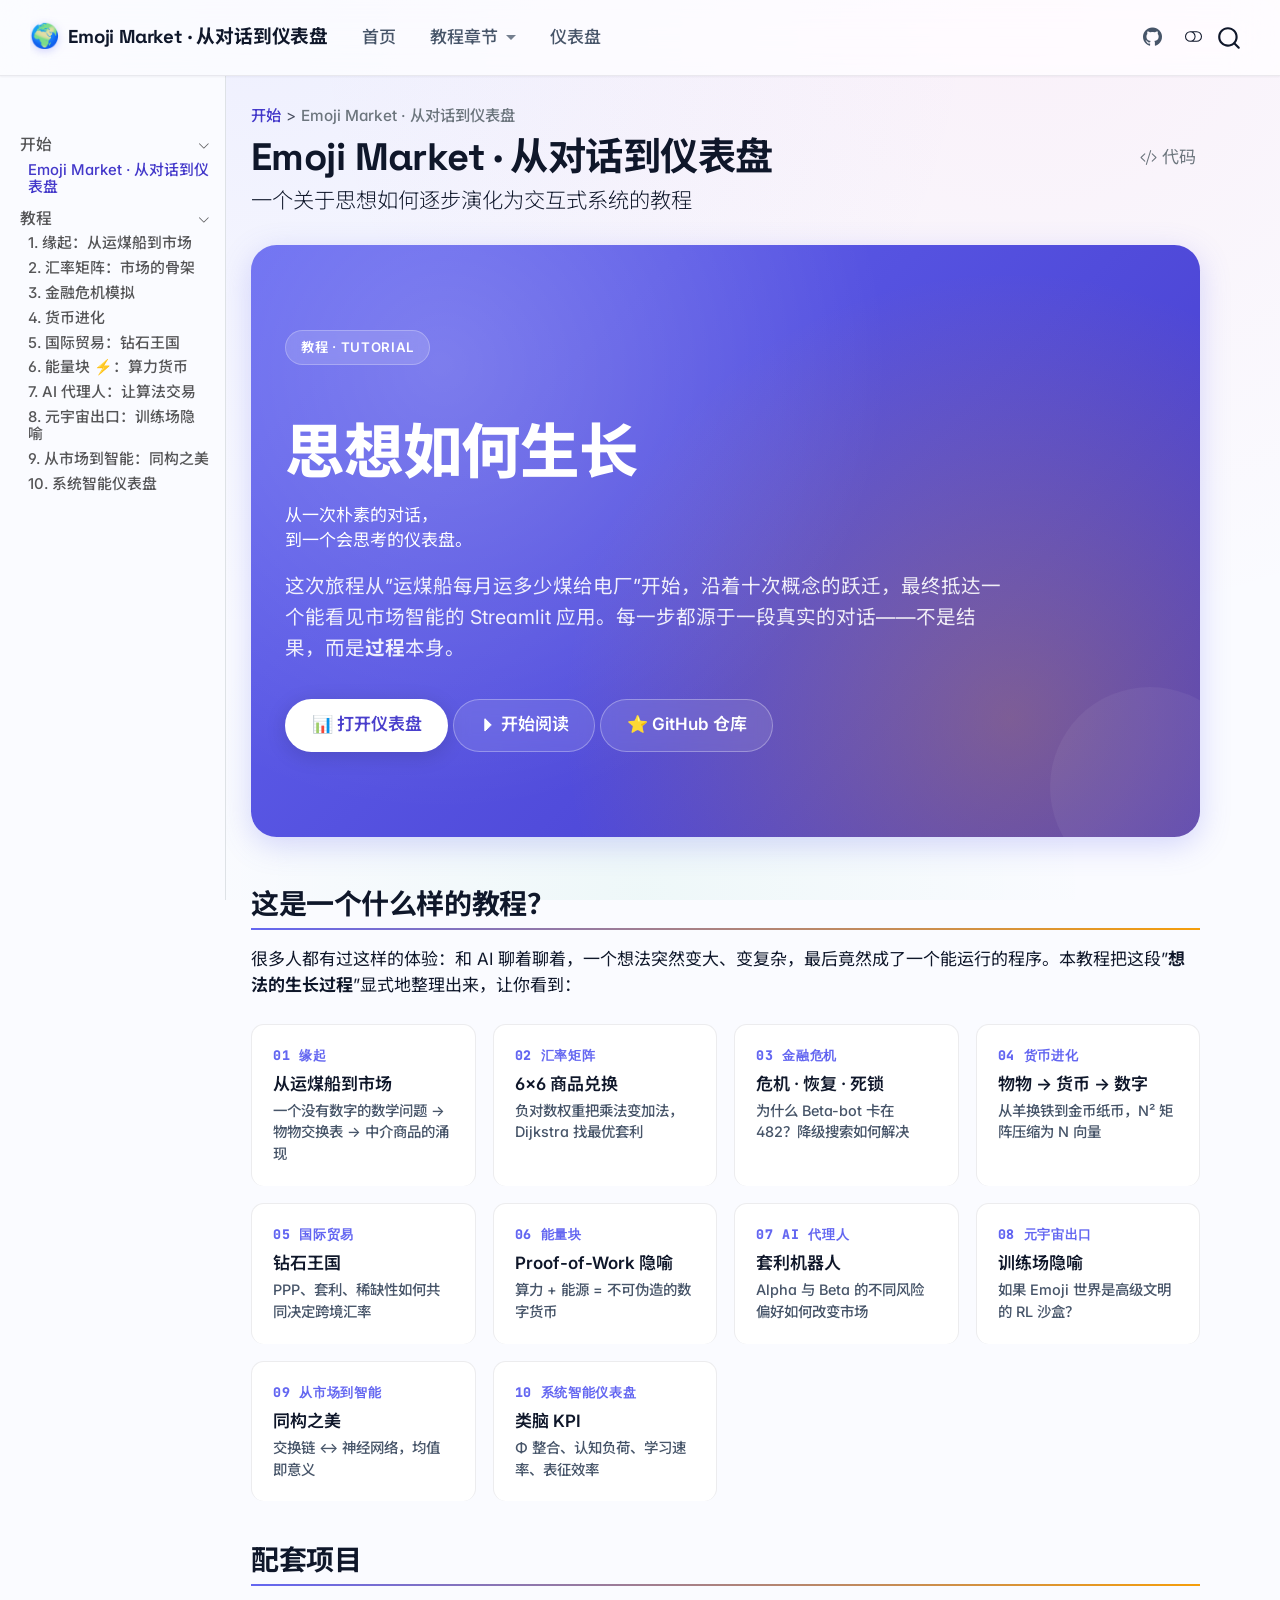
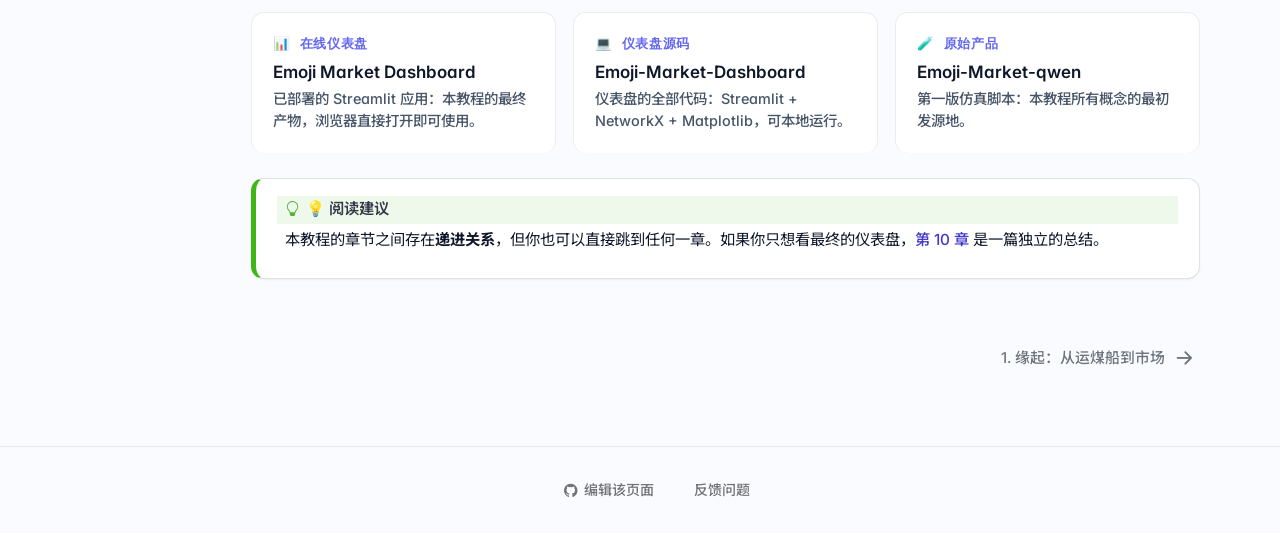
<file: index.html>
<!DOCTYPE html>
<html xmlns="http://www.w3.org/1999/xhtml" lang="zh-Hans" xml:lang="zh-Hans"><head>

<meta charset="utf-8">
<meta name="generator" content="quarto-1.6.42">

<meta name="viewport" content="width=device-width, initial-scale=1.0, user-scalable=yes">


<title>Emoji Market · 从对话到仪表盘</title>
<style>
code{white-space: pre-wrap;}
span.smallcaps{font-variant: small-caps;}
div.columns{display: flex; gap: min(4vw, 1.5em);}
div.column{flex: auto; overflow-x: auto;}
div.hanging-indent{margin-left: 1.5em; text-indent: -1.5em;}
ul.task-list{list-style: none;}
ul.task-list li input[type="checkbox"] {
  width: 0.8em;
  margin: 0 0.8em 0.2em -1em; /* quarto-specific, see https://github.com/quarto-dev/quarto-cli/issues/4556 */ 
  vertical-align: middle;
}
/* CSS for syntax highlighting */
pre > code.sourceCode { white-space: pre; position: relative; }
pre > code.sourceCode > span { line-height: 1.25; }
pre > code.sourceCode > span:empty { height: 1.2em; }
.sourceCode { overflow: visible; }
code.sourceCode > span { color: inherit; text-decoration: inherit; }
div.sourceCode { margin: 1em 0; }
pre.sourceCode { margin: 0; }
@media screen {
div.sourceCode { overflow: auto; }
}
@media print {
pre > code.sourceCode { white-space: pre-wrap; }
pre > code.sourceCode > span { display: inline-block; text-indent: -5em; padding-left: 5em; }
}
pre.numberSource code
  { counter-reset: source-line 0; }
pre.numberSource code > span
  { position: relative; left: -4em; counter-increment: source-line; }
pre.numberSource code > span > a:first-child::before
  { content: counter(source-line);
    position: relative; left: -1em; text-align: right; vertical-align: baseline;
    border: none; display: inline-block;
    -webkit-touch-callout: none; -webkit-user-select: none;
    -khtml-user-select: none; -moz-user-select: none;
    -ms-user-select: none; user-select: none;
    padding: 0 4px; width: 4em;
  }
pre.numberSource { margin-left: 3em;  padding-left: 4px; }
div.sourceCode
  {   }
@media screen {
pre > code.sourceCode > span > a:first-child::before { text-decoration: underline; }
}
</style>


<script src="site_libs/quarto-nav/quarto-nav.js"></script>
<script src="site_libs/quarto-nav/headroom.min.js"></script>
<script src="site_libs/clipboard/clipboard.min.js"></script>
<script src="site_libs/quarto-search/autocomplete.umd.js"></script>
<script src="site_libs/quarto-search/fuse.min.js"></script>
<script src="site_libs/quarto-search/quarto-search.js"></script>
<meta name="quarto:offset" content="./">
<link href="./chapters/01-origin.html" rel="next">
<link href="./images/favicon.svg" rel="icon" type="image/svg+xml">
<script src="site_libs/quarto-html/quarto.js"></script>
<script src="site_libs/quarto-html/popper.min.js"></script>
<script src="site_libs/quarto-html/tippy.umd.min.js"></script>
<script src="site_libs/quarto-html/anchor.min.js"></script>
<link href="site_libs/quarto-html/tippy.css" rel="stylesheet">
<link href="site_libs/quarto-html/quarto-syntax-highlighting-2b0fcf694e104dbf30f8395c5f3bbea7.css" rel="stylesheet" class="quarto-color-scheme" id="quarto-text-highlighting-styles">
<link href="site_libs/quarto-html/quarto-syntax-highlighting-dark-879cac073113ed3543dd9262c8fcf428.css" rel="prefetch" class="quarto-color-scheme quarto-color-alternate" id="quarto-text-highlighting-styles">
<script src="site_libs/bootstrap/bootstrap.min.js"></script>
<link href="site_libs/bootstrap/bootstrap-icons.css" rel="stylesheet">
<link href="site_libs/bootstrap/bootstrap-e9a3582e0f4f42919d99d09b20586bc8.min.css" rel="stylesheet" append-hash="true" class="quarto-color-scheme" id="quarto-bootstrap" data-mode="light">
<link href="site_libs/bootstrap/bootstrap-dark-9378a7d74d5ff9108898f0fb82f1ba00.min.css" rel="prefetch" append-hash="true" class="quarto-color-scheme quarto-color-alternate" id="quarto-bootstrap" data-mode="light">
<script id="quarto-search-options" type="application/json">{
  "location": "navbar",
  "copy-button": false,
  "collapse-after": 3,
  "panel-placement": "end",
  "type": "overlay",
  "limit": 50,
  "keyboard-shortcut": [
    "f",
    "/",
    "s"
  ],
  "show-item-context": false,
  "language": {
    "search-no-results-text": "没有结果",
    "search-matching-documents-text": "匹配的文档",
    "search-copy-link-title": "复制搜索链接",
    "search-hide-matches-text": "隐藏其它匹配结果",
    "search-more-match-text": "更多匹配结果",
    "search-more-matches-text": "更多匹配结果",
    "search-clear-button-title": "清除",
    "search-text-placeholder": "",
    "search-detached-cancel-button-title": "取消",
    "search-submit-button-title": "提交",
    "search-label": "搜索"
  }
}</script>
<link rel="preconnect" href="https://fonts.googleapis.com">
<link rel="preconnect" href="https://fonts.gstatic.com" crossorigin="">
<link href="https://fonts.googleapis.com/css2?family=Inter:wght@300;400;500;600;700;800&amp;family=JetBrains+Mono:wght@400;500;700&amp;family=Noto+Sans+SC:wght@400;500;700&amp;family=Noto+Serif+SC:wght@600;700;900&amp;family=Space+Grotesk:wght@400;500;600;700&amp;display=swap" rel="stylesheet">
<link rel="stylesheet" href="https://cdn.jsdelivr.net/npm/bootstrap-icons@1.11.3/font/bootstrap-icons.min.css">


</head>

<body class="nav-sidebar docked nav-fixed fullcontent">

<div id="quarto-search-results"></div>
  <header id="quarto-header" class="headroom fixed-top">
    <nav class="navbar navbar-expand-lg " data-bs-theme="dark">
      <div class="navbar-container container-fluid">
      <div class="navbar-brand-container mx-auto">
    <a class="navbar-brand" href="./index.html">
    <span class="navbar-title">Emoji Market · 从对话到仪表盘</span>
    </a>
  </div>
            <div id="quarto-search" class="" title="搜索"></div>
          <button class="navbar-toggler" type="button" data-bs-toggle="collapse" data-bs-target="#navbarCollapse" aria-controls="navbarCollapse" role="menu" aria-expanded="false" aria-label="展开或折叠导航栏" onclick="if (window.quartoToggleHeadroom) { window.quartoToggleHeadroom(); }">
  <span class="navbar-toggler-icon"></span>
</button>
          <div class="collapse navbar-collapse" id="navbarCollapse">
            <ul class="navbar-nav navbar-nav-scroll me-auto">
  <li class="nav-item">
    <a class="nav-link active" href="./index.html" aria-current="page"> 
<span class="menu-text">首页</span></a>
  </li>  
  <li class="nav-item dropdown ">
    <a class="nav-link dropdown-toggle" href="#" id="nav-menu-" role="link" data-bs-toggle="dropdown" aria-expanded="false">
 <span class="menu-text">教程章节</span>
    </a>
    <ul class="dropdown-menu" aria-labelledby="nav-menu-">    
        <li>
    <a class="dropdown-item" href="./chapters/01-origin.html">
 <span class="dropdown-text">01 · 缘起</span></a>
  </li>  
        <li>
    <a class="dropdown-item" href="./chapters/02-exchange-matrix.html">
 <span class="dropdown-text">02 · 汇率矩阵</span></a>
  </li>  
        <li>
    <a class="dropdown-item" href="./chapters/03-crisis.html">
 <span class="dropdown-text">03 · 金融危机</span></a>
  </li>  
        <li>
    <a class="dropdown-item" href="./chapters/04-money-evolution.html">
 <span class="dropdown-text">04 · 货币进化</span></a>
  </li>  
        <li>
    <a class="dropdown-item" href="./chapters/05-international-trade.html">
 <span class="dropdown-text">05 · 国际贸易</span></a>
  </li>  
        <li>
    <a class="dropdown-item" href="./chapters/06-energy-credits.html">
 <span class="dropdown-text">06 · 能量块</span></a>
  </li>  
        <li>
    <a class="dropdown-item" href="./chapters/07-ai-agents.html">
 <span class="dropdown-text">07 · AI 代理人</span></a>
  </li>  
        <li>
    <a class="dropdown-item" href="./chapters/08-metaverse.html">
 <span class="dropdown-text">08 · 元宇宙出口</span></a>
  </li>  
        <li>
    <a class="dropdown-item" href="./chapters/09-intelligence.html">
 <span class="dropdown-text">09 · 从市场到智能</span></a>
  </li>  
        <li>
    <a class="dropdown-item" href="./chapters/10-dashboard.html">
 <span class="dropdown-text">10 · 仪表盘</span></a>
  </li>  
    </ul>
  </li>
  <li class="nav-item">
    <a class="nav-link" href="./chapters/10-dashboard.html"> 
<span class="menu-text">仪表盘</span></a>
  </li>  
</ul>
            <ul class="navbar-nav navbar-nav-scroll ms-auto">
  <li class="nav-item compact">
    <a class="nav-link" href="https://github.com/math4mad/Emoji-Market-Tutorial"> <i class="bi bi-github" role="img">
</i> 
<span class="menu-text"></span></a>
  </li>  
</ul>
          </div> <!-- /navcollapse -->
            <div class="quarto-navbar-tools">
  <a href="" class="quarto-color-scheme-toggle quarto-navigation-tool  px-1" onclick="window.quartoToggleColorScheme(); return false;" title="切换深色模式"><i class="bi"></i></a>
</div>
      </div> <!-- /container-fluid -->
    </nav>
  <nav class="quarto-secondary-nav">
    <div class="container-fluid d-flex">
      <button type="button" class="quarto-btn-toggle btn" data-bs-toggle="collapse" role="button" data-bs-target=".quarto-sidebar-collapse-item" aria-controls="quarto-sidebar" aria-expanded="false" aria-label="展开或折叠侧边栏导航" onclick="if (window.quartoToggleHeadroom) { window.quartoToggleHeadroom(); }">
        <i class="bi bi-layout-text-sidebar-reverse"></i>
      </button>
        <nav class="quarto-page-breadcrumbs" aria-label="breadcrumb"><ol class="breadcrumb"><li class="breadcrumb-item"><a href="./index.html">开始</a></li><li class="breadcrumb-item"><a href="./index.html">Emoji Market · 从对话到仪表盘</a></li></ol></nav>
        <a class="flex-grow-1" role="navigation" data-bs-toggle="collapse" data-bs-target=".quarto-sidebar-collapse-item" aria-controls="quarto-sidebar" aria-expanded="false" aria-label="展开或折叠侧边栏导航" onclick="if (window.quartoToggleHeadroom) { window.quartoToggleHeadroom(); }">      
        </a>
      <button type="button" class="btn quarto-search-button" aria-label="搜索" onclick="window.quartoOpenSearch();">
        <i class="bi bi-search"></i>
      </button>
    </div>
  </nav>
</header>
<!-- content -->
<div id="quarto-content" class="quarto-container page-columns page-rows-contents page-layout-article page-navbar">
<!-- sidebar -->
  <nav id="quarto-sidebar" class="sidebar collapse collapse-horizontal quarto-sidebar-collapse-item sidebar-navigation docked overflow-auto">
        <div class="mt-2 flex-shrink-0 align-items-center">
        <div class="sidebar-search">
        <div id="quarto-search" class="" title="搜索"></div>
        </div>
        </div>
    <div class="sidebar-menu-container"> 
    <ul class="list-unstyled mt-1">
        <li class="sidebar-item sidebar-item-section">
      <div class="sidebar-item-container"> 
            <a class="sidebar-item-text sidebar-link text-start" data-bs-toggle="collapse" data-bs-target="#quarto-sidebar-section-1" role="navigation" aria-expanded="true">
 <span class="menu-text">开始</span></a>
          <a class="sidebar-item-toggle text-start" data-bs-toggle="collapse" data-bs-target="#quarto-sidebar-section-1" role="navigation" aria-expanded="true" aria-label="展开或折叠此栏">
            <i class="bi bi-chevron-right ms-2"></i>
          </a> 
      </div>
      <ul id="quarto-sidebar-section-1" class="collapse list-unstyled sidebar-section depth1 show">  
          <li class="sidebar-item">
  <div class="sidebar-item-container"> 
  <a href="./index.html" class="sidebar-item-text sidebar-link active">
 <span class="menu-text">Emoji Market · 从对话到仪表盘</span></a>
  </div>
</li>
      </ul>
  </li>
        <li class="sidebar-item sidebar-item-section">
      <div class="sidebar-item-container"> 
            <a class="sidebar-item-text sidebar-link text-start" data-bs-toggle="collapse" data-bs-target="#quarto-sidebar-section-2" role="navigation" aria-expanded="true">
 <span class="menu-text">教程</span></a>
          <a class="sidebar-item-toggle text-start" data-bs-toggle="collapse" data-bs-target="#quarto-sidebar-section-2" role="navigation" aria-expanded="true" aria-label="展开或折叠此栏">
            <i class="bi bi-chevron-right ms-2"></i>
          </a> 
      </div>
      <ul id="quarto-sidebar-section-2" class="collapse list-unstyled sidebar-section depth1 show">  
          <li class="sidebar-item">
  <div class="sidebar-item-container"> 
  <a href="./chapters/01-origin.html" class="sidebar-item-text sidebar-link">
 <span class="menu-text">1. 缘起：从运煤船到市场</span></a>
  </div>
</li>
          <li class="sidebar-item">
  <div class="sidebar-item-container"> 
  <a href="./chapters/02-exchange-matrix.html" class="sidebar-item-text sidebar-link">
 <span class="menu-text">2. 汇率矩阵：市场的骨架</span></a>
  </div>
</li>
          <li class="sidebar-item">
  <div class="sidebar-item-container"> 
  <a href="./chapters/03-crisis.html" class="sidebar-item-text sidebar-link">
 <span class="menu-text">3. 金融危机模拟</span></a>
  </div>
</li>
          <li class="sidebar-item">
  <div class="sidebar-item-container"> 
  <a href="./chapters/04-money-evolution.html" class="sidebar-item-text sidebar-link">
 <span class="menu-text">4. 货币进化</span></a>
  </div>
</li>
          <li class="sidebar-item">
  <div class="sidebar-item-container"> 
  <a href="./chapters/05-international-trade.html" class="sidebar-item-text sidebar-link">
 <span class="menu-text">5. 国际贸易：钻石王国</span></a>
  </div>
</li>
          <li class="sidebar-item">
  <div class="sidebar-item-container"> 
  <a href="./chapters/06-energy-credits.html" class="sidebar-item-text sidebar-link">
 <span class="menu-text">6. 能量块 ⚡：算力货币</span></a>
  </div>
</li>
          <li class="sidebar-item">
  <div class="sidebar-item-container"> 
  <a href="./chapters/07-ai-agents.html" class="sidebar-item-text sidebar-link">
 <span class="menu-text">7. AI 代理人：让算法交易</span></a>
  </div>
</li>
          <li class="sidebar-item">
  <div class="sidebar-item-container"> 
  <a href="./chapters/08-metaverse.html" class="sidebar-item-text sidebar-link">
 <span class="menu-text">8. 元宇宙出口：训练场隐喻</span></a>
  </div>
</li>
          <li class="sidebar-item">
  <div class="sidebar-item-container"> 
  <a href="./chapters/09-intelligence.html" class="sidebar-item-text sidebar-link">
 <span class="menu-text">9. 从市场到智能：同构之美</span></a>
  </div>
</li>
          <li class="sidebar-item">
  <div class="sidebar-item-container"> 
  <a href="./chapters/10-dashboard.html" class="sidebar-item-text sidebar-link">
 <span class="menu-text">10. 系统智能仪表盘</span></a>
  </div>
</li>
      </ul>
  </li>
    </ul>
    </div>
</nav>
<div id="quarto-sidebar-glass" class="quarto-sidebar-collapse-item" data-bs-toggle="collapse" data-bs-target=".quarto-sidebar-collapse-item"></div>
<!-- margin-sidebar -->
    
<!-- main -->
<main class="content" id="quarto-document-content">

<header id="title-block-header" class="quarto-title-block default"><nav class="quarto-page-breadcrumbs quarto-title-breadcrumbs d-none d-lg-block" aria-label="breadcrumb"><ol class="breadcrumb"><li class="breadcrumb-item"><a href="./index.html">开始</a></li><li class="breadcrumb-item"><a href="./index.html">Emoji Market · 从对话到仪表盘</a></li></ol></nav>
<div class="quarto-title">
<div class="quarto-title-block"><div><h1 class="title">Emoji Market · 从对话到仪表盘</h1><button type="button" class="btn code-tools-button" id="quarto-code-tools-source"><i class="bi"></i> 代码</button></div></div>
<p class="subtitle lead">一个关于思想如何逐步演化为交互式系统的教程</p>
</div>



<div class="quarto-title-meta">

    
  
    
  </div>
  


</header>


<div class="hero">
<p><span class="hero-eyebrow">教程 · Tutorial</span></p>
<section id="hero-title" class="level1">
<h1>思想如何生长</h1>
<p>从一次朴素的对话，<br>到一个会思考的仪表盘。</p>
<div class="hero-subtitle">
<p>这次旅程从”运煤船每月运多少煤给电厂”开始，沿着十次概念的跃迁，最终抵达一个能看见市场智能的 Streamlit 应用。每一步都源于一段真实的对话——不是结果，而是<strong>过程</strong>本身。</p>
</div>
<div class="hero-actions">
<p><a href="https://emoji-market-dashboard.streamlit.app" class="hero-btn primary" target="_blank">📊 打开仪表盘</a> <a href="./chapters/01-origin.html" class="hero-btn ghost">⏵ 开始阅读</a> <a href="https://github.com/math4mad/Emoji-Market-Tutorial" class="hero-btn ghost" target="_blank">⭐ GitHub 仓库</a></p>
</div>
</section>
</div>
<section id="这是一个什么样的教程" class="level2 mt-5">
<h2 class="mt-5 anchored" data-anchor-id="这是一个什么样的教程">这是一个什么样的教程？</h2>
<p>很多人都有过这样的体验：和 AI 聊着聊着，一个想法突然变大、变复杂，最后竟然成了一个能运行的程序。本教程把这段”<strong>想法的生长过程</strong>”显式地整理出来，让你看到：</p>
<div class="chapter-grid">
<a class="chapter-card" href="chapters/01-origin.html">
<div class="chapter-num"><strong>01 缘起</strong></div>
<div class="chapter-title">从运煤船到市场</div>
<div class="chapter-desc">一个没有数字的数学问题 → 物物交换表 → 中介商品的涌现</div>
</a>
<a class="chapter-card" href="chapters/02-exchange-matrix.html">
<div class="chapter-num"><strong>02 汇率矩阵</strong></div>
<div class="chapter-title">6×6 商品兑换</div>
<div class="chapter-desc">负对数权重把乘法变加法，Dijkstra 找最优套利</div>
</a>
<a class="chapter-card" href="chapters/03-crisis.html">
<div class="chapter-num"><strong>03 金融危机</strong></div>
<div class="chapter-title">危机 · 恢复 · 死锁</div>
<div class="chapter-desc">为什么 Beta-bot 卡在 482？降级搜索如何解决</div>
</a>
<a class="chapter-card" href="chapters/04-money-evolution.html">
<div class="chapter-num"><strong>04 货币进化</strong></div>
<div class="chapter-title">物物 → 货币 → 数字</div>
<div class="chapter-desc">从羊换铁到金币纸币，N² 矩阵压缩为 N 向量</div>
</a>
<a class="chapter-card" href="chapters/05-international-trade.html">
<div class="chapter-num"><strong>05 国际贸易</strong></div>
<div class="chapter-title">钻石王国</div>
<div class="chapter-desc">PPP、套利、稀缺性如何共同决定跨境汇率</div>
</a>
<a class="chapter-card" href="chapters/06-energy-credits.html">
<div class="chapter-num"><strong>06 能量块</strong></div>
<div class="chapter-title">Proof-of-Work 隐喻</div>
<div class="chapter-desc">算力 + 能源 = 不可伪造的数字货币</div>
</a>
<a class="chapter-card" href="chapters/07-ai-agents.html">
<div class="chapter-num"><strong>07 AI 代理人</strong></div>
<div class="chapter-title">套利机器人</div>
<div class="chapter-desc">Alpha 与 Beta 的不同风险偏好如何改变市场</div>
</a>
<a class="chapter-card" href="chapters/08-metaverse.html">
<div class="chapter-num"><strong>08 元宇宙出口</strong></div>
<div class="chapter-title">训练场隐喻</div>
<div class="chapter-desc">如果 Emoji 世界是高级文明的 RL 沙盒？</div>
</a>
<a class="chapter-card" href="chapters/09-intelligence.html">
<div class="chapter-num"><strong>09 从市场到智能</strong></div>
<div class="chapter-title">同构之美</div>
<div class="chapter-desc">交换链 ↔ 神经网络，均值即意义</div>
</a>
<a class="chapter-card" href="chapters/10-dashboard.html">
<div class="chapter-num"><strong>10 系统智能仪表盘</strong></div>
<div class="chapter-title">类脑 KPI</div>
<div class="chapter-desc">Φ 整合、认知负荷、学习速率、表征效率</div>
</a>
</div>
</section>
<section id="配套项目" class="level2">
<h2 class="anchored" data-anchor-id="配套项目">配套项目</h2>
<div class="chapter-grid">
<a class="chapter-card" href="https://emoji-market-dashboard.streamlit.app" target="_blank">
<div class="chapter-num"><strong>📊 在线仪表盘</strong></div>
<div class="chapter-title">Emoji Market Dashboard</div>
<div class="chapter-desc">已部署的 Streamlit 应用：本教程的最终产物，浏览器直接打开即可使用。</div>
</a>
<a class="chapter-card" href="https://github.com/math4mad/Emoji-Market-Dashboard" target="_blank">
<div class="chapter-num"><strong>💻 仪表盘源码</strong></div>
<div class="chapter-title">Emoji-Market-Dashboard</div>
<div class="chapter-desc">仪表盘的全部代码：Streamlit + NetworkX + Matplotlib，可本地运行。</div>
</a>
<a class="chapter-card" href="https://github.com/math4mad/Emoji-Market-qwen" target="_blank">
<div class="chapter-num"><strong>🧪 原始产品</strong></div>
<div class="chapter-title">Emoji-Market-qwen</div>
<div class="chapter-desc">第一版仿真脚本：本教程所有概念的最初发源地。</div>
</a>
</div>
<div class="callout callout-style-default callout-tip callout-titled">
<div class="callout-header d-flex align-content-center">
<div class="callout-icon-container">
<i class="callout-icon"></i>
</div>
<div class="callout-title-container flex-fill">
💡 阅读建议
</div>
</div>
<div class="callout-body-container callout-body">
<p>本教程的章节之间存在<strong>递进关系</strong>，但你也可以直接跳到任何一章。如果你只想看最终的仪表盘，<strong><a href="./chapters/10-dashboard.html">第 10 章</a></strong> 是一篇独立的总结。</p>
</div>
</div>


<!-- -->

</section>

<a onclick="window.scrollTo(0, 0); return false;" role="button" id="quarto-back-to-top"><i class="bi bi-arrow-up"></i> 回到顶部</a></main> <!-- /main -->
<script id="quarto-html-after-body" type="application/javascript">
window.document.addEventListener("DOMContentLoaded", function (event) {
  const toggleBodyColorMode = (bsSheetEl) => {
    const mode = bsSheetEl.getAttribute("data-mode");
    const bodyEl = window.document.querySelector("body");
    if (mode === "dark") {
      bodyEl.classList.add("quarto-dark");
      bodyEl.classList.remove("quarto-light");
    } else {
      bodyEl.classList.add("quarto-light");
      bodyEl.classList.remove("quarto-dark");
    }
  }
  const toggleBodyColorPrimary = () => {
    const bsSheetEl = window.document.querySelector("link#quarto-bootstrap");
    if (bsSheetEl) {
      toggleBodyColorMode(bsSheetEl);
    }
  }
  toggleBodyColorPrimary();  
  const disableStylesheet = (stylesheets) => {
    for (let i=0; i < stylesheets.length; i++) {
      const stylesheet = stylesheets[i];
      stylesheet.rel = 'prefetch';
    }
  }
  const enableStylesheet = (stylesheets) => {
    for (let i=0; i < stylesheets.length; i++) {
      const stylesheet = stylesheets[i];
      stylesheet.rel = 'stylesheet';
    }
  }
  const manageTransitions = (selector, allowTransitions) => {
    const els = window.document.querySelectorAll(selector);
    for (let i=0; i < els.length; i++) {
      const el = els[i];
      if (allowTransitions) {
        el.classList.remove('notransition');
      } else {
        el.classList.add('notransition');
      }
    }
  }
  const toggleGiscusIfUsed = (isAlternate, darkModeDefault) => {
    const baseTheme = document.querySelector('#giscus-base-theme')?.value ?? 'light';
    const alternateTheme = document.querySelector('#giscus-alt-theme')?.value ?? 'dark';
    let newTheme = '';
    if(darkModeDefault) {
      newTheme = isAlternate ? baseTheme : alternateTheme;
    } else {
      newTheme = isAlternate ? alternateTheme : baseTheme;
    }
    const changeGiscusTheme = () => {
      // From: https://github.com/giscus/giscus/issues/336
      const sendMessage = (message) => {
        const iframe = document.querySelector('iframe.giscus-frame');
        if (!iframe) return;
        iframe.contentWindow.postMessage({ giscus: message }, 'https://giscus.app');
      }
      sendMessage({
        setConfig: {
          theme: newTheme
        }
      });
    }
    const isGiscussLoaded = window.document.querySelector('iframe.giscus-frame') !== null;
    if (isGiscussLoaded) {
      changeGiscusTheme();
    }
  }
  const toggleColorMode = (alternate) => {
    // Switch the stylesheets
    const alternateStylesheets = window.document.querySelectorAll('link.quarto-color-scheme.quarto-color-alternate');
    manageTransitions('#quarto-margin-sidebar .nav-link', false);
    if (alternate) {
      enableStylesheet(alternateStylesheets);
      for (const sheetNode of alternateStylesheets) {
        if (sheetNode.id === "quarto-bootstrap") {
          toggleBodyColorMode(sheetNode);
        }
      }
    } else {
      disableStylesheet(alternateStylesheets);
      toggleBodyColorPrimary();
    }
    manageTransitions('#quarto-margin-sidebar .nav-link', true);
    // Switch the toggles
    const toggles = window.document.querySelectorAll('.quarto-color-scheme-toggle');
    for (let i=0; i < toggles.length; i++) {
      const toggle = toggles[i];
      if (toggle) {
        if (alternate) {
          toggle.classList.add("alternate");     
        } else {
          toggle.classList.remove("alternate");
        }
      }
    }
    // Hack to workaround the fact that safari doesn't
    // properly recolor the scrollbar when toggling (#1455)
    if (navigator.userAgent.indexOf('Safari') > 0 && navigator.userAgent.indexOf('Chrome') == -1) {
      manageTransitions("body", false);
      window.scrollTo(0, 1);
      setTimeout(() => {
        window.scrollTo(0, 0);
        manageTransitions("body", true);
      }, 40);  
    }
  }
  const isFileUrl = () => { 
    return window.location.protocol === 'file:';
  }
  const hasAlternateSentinel = () => {  
    let styleSentinel = getColorSchemeSentinel();
    if (styleSentinel !== null) {
      return styleSentinel === "alternate";
    } else {
      return false;
    }
  }
  const setStyleSentinel = (alternate) => {
    const value = alternate ? "alternate" : "default";
    if (!isFileUrl()) {
      window.localStorage.setItem("quarto-color-scheme", value);
    } else {
      localAlternateSentinel = value;
    }
  }
  const getColorSchemeSentinel = () => {
    if (!isFileUrl()) {
      const storageValue = window.localStorage.getItem("quarto-color-scheme");
      return storageValue != null ? storageValue : localAlternateSentinel;
    } else {
      return localAlternateSentinel;
    }
  }
  const darkModeDefault = false;
  let localAlternateSentinel = darkModeDefault ? 'alternate' : 'default';
  // Dark / light mode switch
  window.quartoToggleColorScheme = () => {
    // Read the current dark / light value 
    let toAlternate = !hasAlternateSentinel();
    toggleColorMode(toAlternate);
    setStyleSentinel(toAlternate);
    toggleGiscusIfUsed(toAlternate, darkModeDefault);
  };
  // Ensure there is a toggle, if there isn't float one in the top right
  if (window.document.querySelector('.quarto-color-scheme-toggle') === null) {
    const a = window.document.createElement('a');
    a.classList.add('top-right');
    a.classList.add('quarto-color-scheme-toggle');
    a.href = "";
    a.onclick = function() { try { window.quartoToggleColorScheme(); } catch {} return false; };
    const i = window.document.createElement("i");
    i.classList.add('bi');
    a.appendChild(i);
    window.document.body.appendChild(a);
  }
  // Switch to dark mode if need be
  if (hasAlternateSentinel()) {
    toggleColorMode(true);
  } else {
    toggleColorMode(false);
  }
  const icon = "";
  const anchorJS = new window.AnchorJS();
  anchorJS.options = {
    placement: 'right',
    icon: icon
  };
  anchorJS.add('.anchored');
  const isCodeAnnotation = (el) => {
    for (const clz of el.classList) {
      if (clz.startsWith('code-annotation-')) {                     
        return true;
      }
    }
    return false;
  }
  const onCopySuccess = function(e) {
    // button target
    const button = e.trigger;
    // don't keep focus
    button.blur();
    // flash "checked"
    button.classList.add('code-copy-button-checked');
    var currentTitle = button.getAttribute("title");
    button.setAttribute("title", "已复制");
    let tooltip;
    if (window.bootstrap) {
      button.setAttribute("data-bs-toggle", "tooltip");
      button.setAttribute("data-bs-placement", "left");
      button.setAttribute("data-bs-title", "已复制");
      tooltip = new bootstrap.Tooltip(button, 
        { trigger: "manual", 
          customClass: "code-copy-button-tooltip",
          offset: [0, -8]});
      tooltip.show();    
    }
    setTimeout(function() {
      if (tooltip) {
        tooltip.hide();
        button.removeAttribute("data-bs-title");
        button.removeAttribute("data-bs-toggle");
        button.removeAttribute("data-bs-placement");
      }
      button.setAttribute("title", currentTitle);
      button.classList.remove('code-copy-button-checked');
    }, 1000);
    // clear code selection
    e.clearSelection();
  }
  const getTextToCopy = function(trigger) {
      const codeEl = trigger.previousElementSibling.cloneNode(true);
      for (const childEl of codeEl.children) {
        if (isCodeAnnotation(childEl)) {
          childEl.remove();
        }
      }
      return codeEl.innerText;
  }
  const clipboard = new window.ClipboardJS('.code-copy-button:not([data-in-quarto-modal])', {
    text: getTextToCopy
  });
  clipboard.on('success', onCopySuccess);
  if (window.document.getElementById('quarto-embedded-source-code-modal')) {
    const clipboardModal = new window.ClipboardJS('.code-copy-button[data-in-quarto-modal]', {
      text: getTextToCopy,
      container: window.document.getElementById('quarto-embedded-source-code-modal')
    });
    clipboardModal.on('success', onCopySuccess);
  }
  const viewSource = window.document.getElementById('quarto-view-source') ||
                     window.document.getElementById('quarto-code-tools-source');
  if (viewSource) {
    const sourceUrl = viewSource.getAttribute("data-quarto-source-url");
    viewSource.addEventListener("click", function(e) {
      if (sourceUrl) {
        // rstudio viewer pane
        if (/\bcapabilities=\b/.test(window.location)) {
          window.open(sourceUrl);
        } else {
          window.location.href = sourceUrl;
        }
      } else {
        const modal = new bootstrap.Modal(document.getElementById('quarto-embedded-source-code-modal'));
        modal.show();
      }
      return false;
    });
  }
  function toggleCodeHandler(show) {
    return function(e) {
      const detailsSrc = window.document.querySelectorAll(".cell > details > .sourceCode");
      for (let i=0; i<detailsSrc.length; i++) {
        const details = detailsSrc[i].parentElement;
        if (show) {
          details.open = true;
        } else {
          details.removeAttribute("open");
        }
      }
      const cellCodeDivs = window.document.querySelectorAll(".cell > .sourceCode");
      const fromCls = show ? "hidden" : "unhidden";
      const toCls = show ? "unhidden" : "hidden";
      for (let i=0; i<cellCodeDivs.length; i++) {
        const codeDiv = cellCodeDivs[i];
        if (codeDiv.classList.contains(fromCls)) {
          codeDiv.classList.remove(fromCls);
          codeDiv.classList.add(toCls);
        } 
      }
      return false;
    }
  }
  const hideAllCode = window.document.getElementById("quarto-hide-all-code");
  if (hideAllCode) {
    hideAllCode.addEventListener("click", toggleCodeHandler(false));
  }
  const showAllCode = window.document.getElementById("quarto-show-all-code");
  if (showAllCode) {
    showAllCode.addEventListener("click", toggleCodeHandler(true));
  }
    var localhostRegex = new RegExp(/^(?:http|https):\/\/localhost\:?[0-9]*\//);
    var mailtoRegex = new RegExp(/^mailto:/);
      var filterRegex = new RegExp("https:\/\/math4mad\.github\.io\/Emoji-Market-Tutorial");
    var isInternal = (href) => {
        return filterRegex.test(href) || localhostRegex.test(href) || mailtoRegex.test(href);
    }
    // Inspect non-navigation links and adorn them if external
 	var links = window.document.querySelectorAll('a[href]:not(.nav-link):not(.navbar-brand):not(.toc-action):not(.sidebar-link):not(.sidebar-item-toggle):not(.pagination-link):not(.no-external):not([aria-hidden]):not(.dropdown-item):not(.quarto-navigation-tool):not(.about-link)');
    for (var i=0; i<links.length; i++) {
      const link = links[i];
      if (!isInternal(link.href)) {
        // undo the damage that might have been done by quarto-nav.js in the case of
        // links that we want to consider external
        if (link.dataset.originalHref !== undefined) {
          link.href = link.dataset.originalHref;
        }
      }
    }
  function tippyHover(el, contentFn, onTriggerFn, onUntriggerFn) {
    const config = {
      allowHTML: true,
      maxWidth: 500,
      delay: 100,
      arrow: false,
      appendTo: function(el) {
          return el.parentElement;
      },
      interactive: true,
      interactiveBorder: 10,
      theme: 'quarto',
      placement: 'bottom-start',
    };
    if (contentFn) {
      config.content = contentFn;
    }
    if (onTriggerFn) {
      config.onTrigger = onTriggerFn;
    }
    if (onUntriggerFn) {
      config.onUntrigger = onUntriggerFn;
    }
    window.tippy(el, config); 
  }
  const noterefs = window.document.querySelectorAll('a[role="doc-noteref"]');
  for (var i=0; i<noterefs.length; i++) {
    const ref = noterefs[i];
    tippyHover(ref, function() {
      // use id or data attribute instead here
      let href = ref.getAttribute('data-footnote-href') || ref.getAttribute('href');
      try { href = new URL(href).hash; } catch {}
      const id = href.replace(/^#\/?/, "");
      const note = window.document.getElementById(id);
      if (note) {
        return note.innerHTML;
      } else {
        return "";
      }
    });
  }
  const xrefs = window.document.querySelectorAll('a.quarto-xref');
  const processXRef = (id, note) => {
    // Strip column container classes
    const stripColumnClz = (el) => {
      el.classList.remove("page-full", "page-columns");
      if (el.children) {
        for (const child of el.children) {
          stripColumnClz(child);
        }
      }
    }
    stripColumnClz(note)
    if (id === null || id.startsWith('sec-')) {
      // Special case sections, only their first couple elements
      const container = document.createElement("div");
      if (note.children && note.children.length > 2) {
        container.appendChild(note.children[0].cloneNode(true));
        for (let i = 1; i < note.children.length; i++) {
          const child = note.children[i];
          if (child.tagName === "P" && child.innerText === "") {
            continue;
          } else {
            container.appendChild(child.cloneNode(true));
            break;
          }
        }
        if (window.Quarto?.typesetMath) {
          window.Quarto.typesetMath(container);
        }
        return container.innerHTML
      } else {
        if (window.Quarto?.typesetMath) {
          window.Quarto.typesetMath(note);
        }
        return note.innerHTML;
      }
    } else {
      // Remove any anchor links if they are present
      const anchorLink = note.querySelector('a.anchorjs-link');
      if (anchorLink) {
        anchorLink.remove();
      }
      if (window.Quarto?.typesetMath) {
        window.Quarto.typesetMath(note);
      }
      if (note.classList.contains("callout")) {
        return note.outerHTML;
      } else {
        return note.innerHTML;
      }
    }
  }
  for (var i=0; i<xrefs.length; i++) {
    const xref = xrefs[i];
    tippyHover(xref, undefined, function(instance) {
      instance.disable();
      let url = xref.getAttribute('href');
      let hash = undefined; 
      if (url.startsWith('#')) {
        hash = url;
      } else {
        try { hash = new URL(url).hash; } catch {}
      }
      if (hash) {
        const id = hash.replace(/^#\/?/, "");
        const note = window.document.getElementById(id);
        if (note !== null) {
          try {
            const html = processXRef(id, note.cloneNode(true));
            instance.setContent(html);
          } finally {
            instance.enable();
            instance.show();
          }
        } else {
          // See if we can fetch this
          fetch(url.split('#')[0])
          .then(res => res.text())
          .then(html => {
            const parser = new DOMParser();
            const htmlDoc = parser.parseFromString(html, "text/html");
            const note = htmlDoc.getElementById(id);
            if (note !== null) {
              const html = processXRef(id, note);
              instance.setContent(html);
            } 
          }).finally(() => {
            instance.enable();
            instance.show();
          });
        }
      } else {
        // See if we can fetch a full url (with no hash to target)
        // This is a special case and we should probably do some content thinning / targeting
        fetch(url)
        .then(res => res.text())
        .then(html => {
          const parser = new DOMParser();
          const htmlDoc = parser.parseFromString(html, "text/html");
          const note = htmlDoc.querySelector('main.content');
          if (note !== null) {
            // This should only happen for chapter cross references
            // (since there is no id in the URL)
            // remove the first header
            if (note.children.length > 0 && note.children[0].tagName === "HEADER") {
              note.children[0].remove();
            }
            const html = processXRef(null, note);
            instance.setContent(html);
          } 
        }).finally(() => {
          instance.enable();
          instance.show();
        });
      }
    }, function(instance) {
    });
  }
      let selectedAnnoteEl;
      const selectorForAnnotation = ( cell, annotation) => {
        let cellAttr = 'data-code-cell="' + cell + '"';
        let lineAttr = 'data-code-annotation="' +  annotation + '"';
        const selector = 'span[' + cellAttr + '][' + lineAttr + ']';
        return selector;
      }
      const selectCodeLines = (annoteEl) => {
        const doc = window.document;
        const targetCell = annoteEl.getAttribute("data-target-cell");
        const targetAnnotation = annoteEl.getAttribute("data-target-annotation");
        const annoteSpan = window.document.querySelector(selectorForAnnotation(targetCell, targetAnnotation));
        const lines = annoteSpan.getAttribute("data-code-lines").split(",");
        const lineIds = lines.map((line) => {
          return targetCell + "-" + line;
        })
        let top = null;
        let height = null;
        let parent = null;
        if (lineIds.length > 0) {
            //compute the position of the single el (top and bottom and make a div)
            const el = window.document.getElementById(lineIds[0]);
            top = el.offsetTop;
            height = el.offsetHeight;
            parent = el.parentElement.parentElement;
          if (lineIds.length > 1) {
            const lastEl = window.document.getElementById(lineIds[lineIds.length - 1]);
            const bottom = lastEl.offsetTop + lastEl.offsetHeight;
            height = bottom - top;
          }
          if (top !== null && height !== null && parent !== null) {
            // cook up a div (if necessary) and position it 
            let div = window.document.getElementById("code-annotation-line-highlight");
            if (div === null) {
              div = window.document.createElement("div");
              div.setAttribute("id", "code-annotation-line-highlight");
              div.style.position = 'absolute';
              parent.appendChild(div);
            }
            div.style.top = top - 2 + "px";
            div.style.height = height + 4 + "px";
            div.style.left = 0;
            let gutterDiv = window.document.getElementById("code-annotation-line-highlight-gutter");
            if (gutterDiv === null) {
              gutterDiv = window.document.createElement("div");
              gutterDiv.setAttribute("id", "code-annotation-line-highlight-gutter");
              gutterDiv.style.position = 'absolute';
              const codeCell = window.document.getElementById(targetCell);
              const gutter = codeCell.querySelector('.code-annotation-gutter');
              gutter.appendChild(gutterDiv);
            }
            gutterDiv.style.top = top - 2 + "px";
            gutterDiv.style.height = height + 4 + "px";
          }
          selectedAnnoteEl = annoteEl;
        }
      };
      const unselectCodeLines = () => {
        const elementsIds = ["code-annotation-line-highlight", "code-annotation-line-highlight-gutter"];
        elementsIds.forEach((elId) => {
          const div = window.document.getElementById(elId);
          if (div) {
            div.remove();
          }
        });
        selectedAnnoteEl = undefined;
      };
        // Handle positioning of the toggle
    window.addEventListener(
      "resize",
      throttle(() => {
        elRect = undefined;
        if (selectedAnnoteEl) {
          selectCodeLines(selectedAnnoteEl);
        }
      }, 10)
    );
    function throttle(fn, ms) {
    let throttle = false;
    let timer;
      return (...args) => {
        if(!throttle) { // first call gets through
            fn.apply(this, args);
            throttle = true;
        } else { // all the others get throttled
            if(timer) clearTimeout(timer); // cancel #2
            timer = setTimeout(() => {
              fn.apply(this, args);
              timer = throttle = false;
            }, ms);
        }
      };
    }
      // Attach click handler to the DT
      const annoteDls = window.document.querySelectorAll('dt[data-target-cell]');
      for (const annoteDlNode of annoteDls) {
        annoteDlNode.addEventListener('click', (event) => {
          const clickedEl = event.target;
          if (clickedEl !== selectedAnnoteEl) {
            unselectCodeLines();
            const activeEl = window.document.querySelector('dt[data-target-cell].code-annotation-active');
            if (activeEl) {
              activeEl.classList.remove('code-annotation-active');
            }
            selectCodeLines(clickedEl);
            clickedEl.classList.add('code-annotation-active');
          } else {
            // Unselect the line
            unselectCodeLines();
            clickedEl.classList.remove('code-annotation-active');
          }
        });
      }
  const findCites = (el) => {
    const parentEl = el.parentElement;
    if (parentEl) {
      const cites = parentEl.dataset.cites;
      if (cites) {
        return {
          el,
          cites: cites.split(' ')
        };
      } else {
        return findCites(el.parentElement)
      }
    } else {
      return undefined;
    }
  };
  var bibliorefs = window.document.querySelectorAll('a[role="doc-biblioref"]');
  for (var i=0; i<bibliorefs.length; i++) {
    const ref = bibliorefs[i];
    const citeInfo = findCites(ref);
    if (citeInfo) {
      tippyHover(citeInfo.el, function() {
        var popup = window.document.createElement('div');
        citeInfo.cites.forEach(function(cite) {
          var citeDiv = window.document.createElement('div');
          citeDiv.classList.add('hanging-indent');
          citeDiv.classList.add('csl-entry');
          var biblioDiv = window.document.getElementById('ref-' + cite);
          if (biblioDiv) {
            citeDiv.innerHTML = biblioDiv.innerHTML;
          }
          popup.appendChild(citeDiv);
        });
        return popup.innerHTML;
      });
    }
  }
});
</script>
<nav class="page-navigation">
  <div class="nav-page nav-page-previous">
  </div>
  <div class="nav-page nav-page-next">
      <a href="./chapters/01-origin.html" class="pagination-link" aria-label="1. 缘起：从运煤船到市场">
        <span class="nav-page-text">1. 缘起：从运煤船到市场</span> <i class="bi bi-arrow-right-short"></i>
      </a>
  </div>
</nav><div class="modal fade" id="quarto-embedded-source-code-modal" tabindex="-1" aria-labelledby="quarto-embedded-source-code-modal-label" aria-hidden="true"><div class="modal-dialog modal-dialog-scrollable"><div class="modal-content"><div class="modal-header"><h5 class="modal-title" id="quarto-embedded-source-code-modal-label">源代码</h5><button class="btn-close" data-bs-dismiss="modal"></button></div><div class="modal-body"><div class="">
<div class="sourceCode" id="cb1" data-shortcodes="false"><pre class="sourceCode markdown code-with-copy"><code class="sourceCode markdown"><span id="cb1-1"><a href="#cb1-1" aria-hidden="true" tabindex="-1"></a><span class="co">---</span></span>
<span id="cb1-2"><a href="#cb1-2" aria-hidden="true" tabindex="-1"></a><span class="an">title:</span><span class="co"> "Emoji Market · 从对话到仪表盘"</span></span>
<span id="cb1-3"><a href="#cb1-3" aria-hidden="true" tabindex="-1"></a><span class="an">subtitle:</span><span class="co"> "一个关于思想如何逐步演化为交互式系统的教程"</span></span>
<span id="cb1-4"><a href="#cb1-4" aria-hidden="true" tabindex="-1"></a><span class="an">format:</span></span>
<span id="cb1-5"><a href="#cb1-5" aria-hidden="true" tabindex="-1"></a><span class="co">  html:</span></span>
<span id="cb1-6"><a href="#cb1-6" aria-hidden="true" tabindex="-1"></a><span class="co">    toc: false</span></span>
<span id="cb1-7"><a href="#cb1-7" aria-hidden="true" tabindex="-1"></a><span class="co">---</span></span>
<span id="cb1-8"><a href="#cb1-8" aria-hidden="true" tabindex="-1"></a></span>
<span id="cb1-9"><a href="#cb1-9" aria-hidden="true" tabindex="-1"></a>::::: {.hero}</span>
<span id="cb1-10"><a href="#cb1-10" aria-hidden="true" tabindex="-1"></a><span class="co">[</span><span class="ot">教程 · Tutorial</span><span class="co">]</span>{.hero-eyebrow}</span>
<span id="cb1-11"><a href="#cb1-11" aria-hidden="true" tabindex="-1"></a></span>
<span id="cb1-12"><a href="#cb1-12" aria-hidden="true" tabindex="-1"></a><span class="fu"># 思想如何生长 {#hero-title}</span></span>
<span id="cb1-13"><a href="#cb1-13" aria-hidden="true" tabindex="-1"></a></span>
<span id="cb1-14"><a href="#cb1-14" aria-hidden="true" tabindex="-1"></a>从一次朴素的对话，&lt;br&gt;到一个会思考的仪表盘。</span>
<span id="cb1-15"><a href="#cb1-15" aria-hidden="true" tabindex="-1"></a></span>
<span id="cb1-16"><a href="#cb1-16" aria-hidden="true" tabindex="-1"></a>::::: {.hero-subtitle}</span>
<span id="cb1-17"><a href="#cb1-17" aria-hidden="true" tabindex="-1"></a>这次旅程从"运煤船每月运多少煤给电厂"开始，沿着十次概念的跃迁，最终抵达一个能看见市场智能的 Streamlit 应用。每一步都源于一段真实的对话——不是结果，而是**过程**本身。</span>
<span id="cb1-18"><a href="#cb1-18" aria-hidden="true" tabindex="-1"></a>:::::</span>
<span id="cb1-19"><a href="#cb1-19" aria-hidden="true" tabindex="-1"></a></span>
<span id="cb1-20"><a href="#cb1-20" aria-hidden="true" tabindex="-1"></a>::::: {.hero-actions}</span>
<span id="cb1-21"><a href="#cb1-21" aria-hidden="true" tabindex="-1"></a><span class="co">[</span><span class="ot">📊 打开仪表盘</span><span class="co">](https://emoji-market-dashboard.streamlit.app)</span>{.hero-btn .primary target="_blank"}</span>
<span id="cb1-22"><a href="#cb1-22" aria-hidden="true" tabindex="-1"></a><span class="co">[</span><span class="ot">⏵ 开始阅读</span><span class="co">](chapters/01-origin.qmd)</span>{.hero-btn .ghost}</span>
<span id="cb1-23"><a href="#cb1-23" aria-hidden="true" tabindex="-1"></a><span class="co">[</span><span class="ot">⭐ GitHub 仓库</span><span class="co">](https://github.com/math4mad/Emoji-Market-Tutorial)</span>{.hero-btn .ghost target="_blank"}</span>
<span id="cb1-24"><a href="#cb1-24" aria-hidden="true" tabindex="-1"></a>:::::</span>
<span id="cb1-25"><a href="#cb1-25" aria-hidden="true" tabindex="-1"></a>:::::</span>
<span id="cb1-26"><a href="#cb1-26" aria-hidden="true" tabindex="-1"></a></span>
<span id="cb1-27"><a href="#cb1-27" aria-hidden="true" tabindex="-1"></a><span class="fu">## 这是一个什么样的教程？ {.mt-5}</span></span>
<span id="cb1-28"><a href="#cb1-28" aria-hidden="true" tabindex="-1"></a></span>
<span id="cb1-29"><a href="#cb1-29" aria-hidden="true" tabindex="-1"></a>很多人都有过这样的体验：和 AI 聊着聊着，一个想法突然变大、变复杂，最后竟然成了一个能运行的程序。本教程把这段"**想法的生长过程**"显式地整理出来，让你看到：</span>
<span id="cb1-30"><a href="#cb1-30" aria-hidden="true" tabindex="-1"></a></span>
<span id="cb1-31"><a href="#cb1-31" aria-hidden="true" tabindex="-1"></a><span class="in">```{=html}</span></span>
<span id="cb1-32"><a href="#cb1-32" aria-hidden="true" tabindex="-1"></a><span class="in">&lt;div class="chapter-grid"&gt;</span></span>
<span id="cb1-33"><a href="#cb1-33" aria-hidden="true" tabindex="-1"></a><span class="in">&lt;a class="chapter-card" href="chapters/01-origin.html"&gt;</span></span>
<span id="cb1-34"><a href="#cb1-34" aria-hidden="true" tabindex="-1"></a><span class="in">&lt;div class="chapter-num"&gt;&lt;strong&gt;01 缘起&lt;/strong&gt;&lt;/div&gt;</span></span>
<span id="cb1-35"><a href="#cb1-35" aria-hidden="true" tabindex="-1"></a><span class="in">&lt;div class="chapter-title"&gt;从运煤船到市场&lt;/div&gt;</span></span>
<span id="cb1-36"><a href="#cb1-36" aria-hidden="true" tabindex="-1"></a><span class="in">&lt;div class="chapter-desc"&gt;一个没有数字的数学问题 → 物物交换表 → 中介商品的涌现&lt;/div&gt;</span></span>
<span id="cb1-37"><a href="#cb1-37" aria-hidden="true" tabindex="-1"></a><span class="in">&lt;/a&gt;</span></span>
<span id="cb1-38"><a href="#cb1-38" aria-hidden="true" tabindex="-1"></a><span class="in">&lt;a class="chapter-card" href="chapters/02-exchange-matrix.html"&gt;</span></span>
<span id="cb1-39"><a href="#cb1-39" aria-hidden="true" tabindex="-1"></a><span class="in">&lt;div class="chapter-num"&gt;&lt;strong&gt;02 汇率矩阵&lt;/strong&gt;&lt;/div&gt;</span></span>
<span id="cb1-40"><a href="#cb1-40" aria-hidden="true" tabindex="-1"></a><span class="in">&lt;div class="chapter-title"&gt;6×6 商品兑换&lt;/div&gt;</span></span>
<span id="cb1-41"><a href="#cb1-41" aria-hidden="true" tabindex="-1"></a><span class="in">&lt;div class="chapter-desc"&gt;负对数权重把乘法变加法，Dijkstra 找最优套利&lt;/div&gt;</span></span>
<span id="cb1-42"><a href="#cb1-42" aria-hidden="true" tabindex="-1"></a><span class="in">&lt;/a&gt;</span></span>
<span id="cb1-43"><a href="#cb1-43" aria-hidden="true" tabindex="-1"></a><span class="in">&lt;a class="chapter-card" href="chapters/03-crisis.html"&gt;</span></span>
<span id="cb1-44"><a href="#cb1-44" aria-hidden="true" tabindex="-1"></a><span class="in">&lt;div class="chapter-num"&gt;&lt;strong&gt;03 金融危机&lt;/strong&gt;&lt;/div&gt;</span></span>
<span id="cb1-45"><a href="#cb1-45" aria-hidden="true" tabindex="-1"></a><span class="in">&lt;div class="chapter-title"&gt;危机 · 恢复 · 死锁&lt;/div&gt;</span></span>
<span id="cb1-46"><a href="#cb1-46" aria-hidden="true" tabindex="-1"></a><span class="in">&lt;div class="chapter-desc"&gt;为什么 Beta-bot 卡在 482？降级搜索如何解决&lt;/div&gt;</span></span>
<span id="cb1-47"><a href="#cb1-47" aria-hidden="true" tabindex="-1"></a><span class="in">&lt;/a&gt;</span></span>
<span id="cb1-48"><a href="#cb1-48" aria-hidden="true" tabindex="-1"></a><span class="in">&lt;a class="chapter-card" href="chapters/04-money-evolution.html"&gt;</span></span>
<span id="cb1-49"><a href="#cb1-49" aria-hidden="true" tabindex="-1"></a><span class="in">&lt;div class="chapter-num"&gt;&lt;strong&gt;04 货币进化&lt;/strong&gt;&lt;/div&gt;</span></span>
<span id="cb1-50"><a href="#cb1-50" aria-hidden="true" tabindex="-1"></a><span class="in">&lt;div class="chapter-title"&gt;物物 → 货币 → 数字&lt;/div&gt;</span></span>
<span id="cb1-51"><a href="#cb1-51" aria-hidden="true" tabindex="-1"></a><span class="in">&lt;div class="chapter-desc"&gt;从羊换铁到金币纸币，N² 矩阵压缩为 N 向量&lt;/div&gt;</span></span>
<span id="cb1-52"><a href="#cb1-52" aria-hidden="true" tabindex="-1"></a><span class="in">&lt;/a&gt;</span></span>
<span id="cb1-53"><a href="#cb1-53" aria-hidden="true" tabindex="-1"></a><span class="in">&lt;a class="chapter-card" href="chapters/05-international-trade.html"&gt;</span></span>
<span id="cb1-54"><a href="#cb1-54" aria-hidden="true" tabindex="-1"></a><span class="in">&lt;div class="chapter-num"&gt;&lt;strong&gt;05 国际贸易&lt;/strong&gt;&lt;/div&gt;</span></span>
<span id="cb1-55"><a href="#cb1-55" aria-hidden="true" tabindex="-1"></a><span class="in">&lt;div class="chapter-title"&gt;钻石王国&lt;/div&gt;</span></span>
<span id="cb1-56"><a href="#cb1-56" aria-hidden="true" tabindex="-1"></a><span class="in">&lt;div class="chapter-desc"&gt;PPP、套利、稀缺性如何共同决定跨境汇率&lt;/div&gt;</span></span>
<span id="cb1-57"><a href="#cb1-57" aria-hidden="true" tabindex="-1"></a><span class="in">&lt;/a&gt;</span></span>
<span id="cb1-58"><a href="#cb1-58" aria-hidden="true" tabindex="-1"></a><span class="in">&lt;a class="chapter-card" href="chapters/06-energy-credits.html"&gt;</span></span>
<span id="cb1-59"><a href="#cb1-59" aria-hidden="true" tabindex="-1"></a><span class="in">&lt;div class="chapter-num"&gt;&lt;strong&gt;06 能量块&lt;/strong&gt;&lt;/div&gt;</span></span>
<span id="cb1-60"><a href="#cb1-60" aria-hidden="true" tabindex="-1"></a><span class="in">&lt;div class="chapter-title"&gt;Proof-of-Work 隐喻&lt;/div&gt;</span></span>
<span id="cb1-61"><a href="#cb1-61" aria-hidden="true" tabindex="-1"></a><span class="in">&lt;div class="chapter-desc"&gt;算力 + 能源 = 不可伪造的数字货币&lt;/div&gt;</span></span>
<span id="cb1-62"><a href="#cb1-62" aria-hidden="true" tabindex="-1"></a><span class="in">&lt;/a&gt;</span></span>
<span id="cb1-63"><a href="#cb1-63" aria-hidden="true" tabindex="-1"></a><span class="in">&lt;a class="chapter-card" href="chapters/07-ai-agents.html"&gt;</span></span>
<span id="cb1-64"><a href="#cb1-64" aria-hidden="true" tabindex="-1"></a><span class="in">&lt;div class="chapter-num"&gt;&lt;strong&gt;07 AI 代理人&lt;/strong&gt;&lt;/div&gt;</span></span>
<span id="cb1-65"><a href="#cb1-65" aria-hidden="true" tabindex="-1"></a><span class="in">&lt;div class="chapter-title"&gt;套利机器人&lt;/div&gt;</span></span>
<span id="cb1-66"><a href="#cb1-66" aria-hidden="true" tabindex="-1"></a><span class="in">&lt;div class="chapter-desc"&gt;Alpha 与 Beta 的不同风险偏好如何改变市场&lt;/div&gt;</span></span>
<span id="cb1-67"><a href="#cb1-67" aria-hidden="true" tabindex="-1"></a><span class="in">&lt;/a&gt;</span></span>
<span id="cb1-68"><a href="#cb1-68" aria-hidden="true" tabindex="-1"></a><span class="in">&lt;a class="chapter-card" href="chapters/08-metaverse.html"&gt;</span></span>
<span id="cb1-69"><a href="#cb1-69" aria-hidden="true" tabindex="-1"></a><span class="in">&lt;div class="chapter-num"&gt;&lt;strong&gt;08 元宇宙出口&lt;/strong&gt;&lt;/div&gt;</span></span>
<span id="cb1-70"><a href="#cb1-70" aria-hidden="true" tabindex="-1"></a><span class="in">&lt;div class="chapter-title"&gt;训练场隐喻&lt;/div&gt;</span></span>
<span id="cb1-71"><a href="#cb1-71" aria-hidden="true" tabindex="-1"></a><span class="in">&lt;div class="chapter-desc"&gt;如果 Emoji 世界是高级文明的 RL 沙盒？&lt;/div&gt;</span></span>
<span id="cb1-72"><a href="#cb1-72" aria-hidden="true" tabindex="-1"></a><span class="in">&lt;/a&gt;</span></span>
<span id="cb1-73"><a href="#cb1-73" aria-hidden="true" tabindex="-1"></a><span class="in">&lt;a class="chapter-card" href="chapters/09-intelligence.html"&gt;</span></span>
<span id="cb1-74"><a href="#cb1-74" aria-hidden="true" tabindex="-1"></a><span class="in">&lt;div class="chapter-num"&gt;&lt;strong&gt;09 从市场到智能&lt;/strong&gt;&lt;/div&gt;</span></span>
<span id="cb1-75"><a href="#cb1-75" aria-hidden="true" tabindex="-1"></a><span class="in">&lt;div class="chapter-title"&gt;同构之美&lt;/div&gt;</span></span>
<span id="cb1-76"><a href="#cb1-76" aria-hidden="true" tabindex="-1"></a><span class="in">&lt;div class="chapter-desc"&gt;交换链 ↔ 神经网络，均值即意义&lt;/div&gt;</span></span>
<span id="cb1-77"><a href="#cb1-77" aria-hidden="true" tabindex="-1"></a><span class="in">&lt;/a&gt;</span></span>
<span id="cb1-78"><a href="#cb1-78" aria-hidden="true" tabindex="-1"></a><span class="in">&lt;a class="chapter-card" href="chapters/10-dashboard.html"&gt;</span></span>
<span id="cb1-79"><a href="#cb1-79" aria-hidden="true" tabindex="-1"></a><span class="in">&lt;div class="chapter-num"&gt;&lt;strong&gt;10 系统智能仪表盘&lt;/strong&gt;&lt;/div&gt;</span></span>
<span id="cb1-80"><a href="#cb1-80" aria-hidden="true" tabindex="-1"></a><span class="in">&lt;div class="chapter-title"&gt;类脑 KPI&lt;/div&gt;</span></span>
<span id="cb1-81"><a href="#cb1-81" aria-hidden="true" tabindex="-1"></a><span class="in">&lt;div class="chapter-desc"&gt;Φ 整合、认知负荷、学习速率、表征效率&lt;/div&gt;</span></span>
<span id="cb1-82"><a href="#cb1-82" aria-hidden="true" tabindex="-1"></a><span class="in">&lt;/a&gt;</span></span>
<span id="cb1-83"><a href="#cb1-83" aria-hidden="true" tabindex="-1"></a><span class="in">&lt;/div&gt;</span></span>
<span id="cb1-84"><a href="#cb1-84" aria-hidden="true" tabindex="-1"></a><span class="in">```</span></span>
<span id="cb1-85"><a href="#cb1-85" aria-hidden="true" tabindex="-1"></a></span>
<span id="cb1-86"><a href="#cb1-86" aria-hidden="true" tabindex="-1"></a><span class="fu">## 配套项目</span></span>
<span id="cb1-87"><a href="#cb1-87" aria-hidden="true" tabindex="-1"></a></span>
<span id="cb1-88"><a href="#cb1-88" aria-hidden="true" tabindex="-1"></a><span class="in">```{=html}</span></span>
<span id="cb1-89"><a href="#cb1-89" aria-hidden="true" tabindex="-1"></a><span class="in">&lt;div class="chapter-grid"&gt;</span></span>
<span id="cb1-90"><a href="#cb1-90" aria-hidden="true" tabindex="-1"></a><span class="in">&lt;a class="chapter-card" href="https://emoji-market-dashboard.streamlit.app" target="_blank"&gt;</span></span>
<span id="cb1-91"><a href="#cb1-91" aria-hidden="true" tabindex="-1"></a><span class="in">&lt;div class="chapter-num"&gt;&lt;strong&gt;📊 在线仪表盘&lt;/strong&gt;&lt;/div&gt;</span></span>
<span id="cb1-92"><a href="#cb1-92" aria-hidden="true" tabindex="-1"></a><span class="in">&lt;div class="chapter-title"&gt;Emoji Market Dashboard&lt;/div&gt;</span></span>
<span id="cb1-93"><a href="#cb1-93" aria-hidden="true" tabindex="-1"></a><span class="in">&lt;div class="chapter-desc"&gt;已部署的 Streamlit 应用：本教程的最终产物，浏览器直接打开即可使用。&lt;/div&gt;</span></span>
<span id="cb1-94"><a href="#cb1-94" aria-hidden="true" tabindex="-1"></a><span class="in">&lt;/a&gt;</span></span>
<span id="cb1-95"><a href="#cb1-95" aria-hidden="true" tabindex="-1"></a><span class="in">&lt;a class="chapter-card" href="https://github.com/math4mad/Emoji-Market-Dashboard" target="_blank"&gt;</span></span>
<span id="cb1-96"><a href="#cb1-96" aria-hidden="true" tabindex="-1"></a><span class="in">&lt;div class="chapter-num"&gt;&lt;strong&gt;💻 仪表盘源码&lt;/strong&gt;&lt;/div&gt;</span></span>
<span id="cb1-97"><a href="#cb1-97" aria-hidden="true" tabindex="-1"></a><span class="in">&lt;div class="chapter-title"&gt;Emoji-Market-Dashboard&lt;/div&gt;</span></span>
<span id="cb1-98"><a href="#cb1-98" aria-hidden="true" tabindex="-1"></a><span class="in">&lt;div class="chapter-desc"&gt;仪表盘的全部代码：Streamlit + NetworkX + Matplotlib，可本地运行。&lt;/div&gt;</span></span>
<span id="cb1-99"><a href="#cb1-99" aria-hidden="true" tabindex="-1"></a><span class="in">&lt;/a&gt;</span></span>
<span id="cb1-100"><a href="#cb1-100" aria-hidden="true" tabindex="-1"></a><span class="in">&lt;a class="chapter-card" href="https://github.com/math4mad/Emoji-Market-qwen" target="_blank"&gt;</span></span>
<span id="cb1-101"><a href="#cb1-101" aria-hidden="true" tabindex="-1"></a><span class="in">&lt;div class="chapter-num"&gt;&lt;strong&gt;🧪 原始产品&lt;/strong&gt;&lt;/div&gt;</span></span>
<span id="cb1-102"><a href="#cb1-102" aria-hidden="true" tabindex="-1"></a><span class="in">&lt;div class="chapter-title"&gt;Emoji-Market-qwen&lt;/div&gt;</span></span>
<span id="cb1-103"><a href="#cb1-103" aria-hidden="true" tabindex="-1"></a><span class="in">&lt;div class="chapter-desc"&gt;第一版仿真脚本：本教程所有概念的最初发源地。&lt;/div&gt;</span></span>
<span id="cb1-104"><a href="#cb1-104" aria-hidden="true" tabindex="-1"></a><span class="in">&lt;/a&gt;</span></span>
<span id="cb1-105"><a href="#cb1-105" aria-hidden="true" tabindex="-1"></a><span class="in">&lt;/div&gt;</span></span>
<span id="cb1-106"><a href="#cb1-106" aria-hidden="true" tabindex="-1"></a><span class="in">```</span></span>
<span id="cb1-107"><a href="#cb1-107" aria-hidden="true" tabindex="-1"></a></span>
<span id="cb1-108"><a href="#cb1-108" aria-hidden="true" tabindex="-1"></a>::::: {.callout-tip}</span>
<span id="cb1-109"><a href="#cb1-109" aria-hidden="true" tabindex="-1"></a><span class="fu">## 💡 阅读建议</span></span>
<span id="cb1-110"><a href="#cb1-110" aria-hidden="true" tabindex="-1"></a></span>
<span id="cb1-111"><a href="#cb1-111" aria-hidden="true" tabindex="-1"></a>本教程的章节之间存在**递进关系**，但你也可以直接跳到任何一章。如果你只想看最终的仪表盘，**[第 10 章](chapters/10-dashboard.qmd)** 是一篇独立的总结。</span>
<span id="cb1-112"><a href="#cb1-112" aria-hidden="true" tabindex="-1"></a>:::::</span></code><button title="复制到剪贴板" class="code-copy-button" data-in-quarto-modal=""><i class="bi"></i></button></pre></div>
</div></div></div></div></div>
</div> <!-- /content -->
<footer class="footer"><div class="nav-footer"><div class="nav-footer-center"><div class="toc-actions"><ul><li><a href="https://github.com/math4mad/Emoji-Market-Tutorial/edit/main/index.qmd" class="toc-action"><i class="bi bi-github"></i>编辑该页面</a></li><li><a href="https://github.com/math4mad/Emoji-Market-Tutorial/issues/new" class="toc-action"><i class="bi empty"></i>反馈问题</a></li></ul></div></div></div></footer><script>
document.addEventListener("DOMContentLoaded", () => {
  // Reading progress bar
  const bar = document.createElement("div");
  bar.className = "reading-progress";
  document.body.prepend(bar);
  window.addEventListener("scroll", () => {
    const h = document.documentElement;
    const pct = (h.scrollTop / (h.scrollHeight - h.clientHeight)) * 100;
    bar.style.width = pct + "%";
  });

  // Add copy-to-clipboard feedback
  document.querySelectorAll('button.copy-code').forEach(btn => {
    btn.addEventListener('click', () => {
      btn.textContent = '已复制 ✓';
      setTimeout(() => { btn.textContent = 'Copy'; }, 1500);
    });
  });
});
</script>




</body></html>
</file>
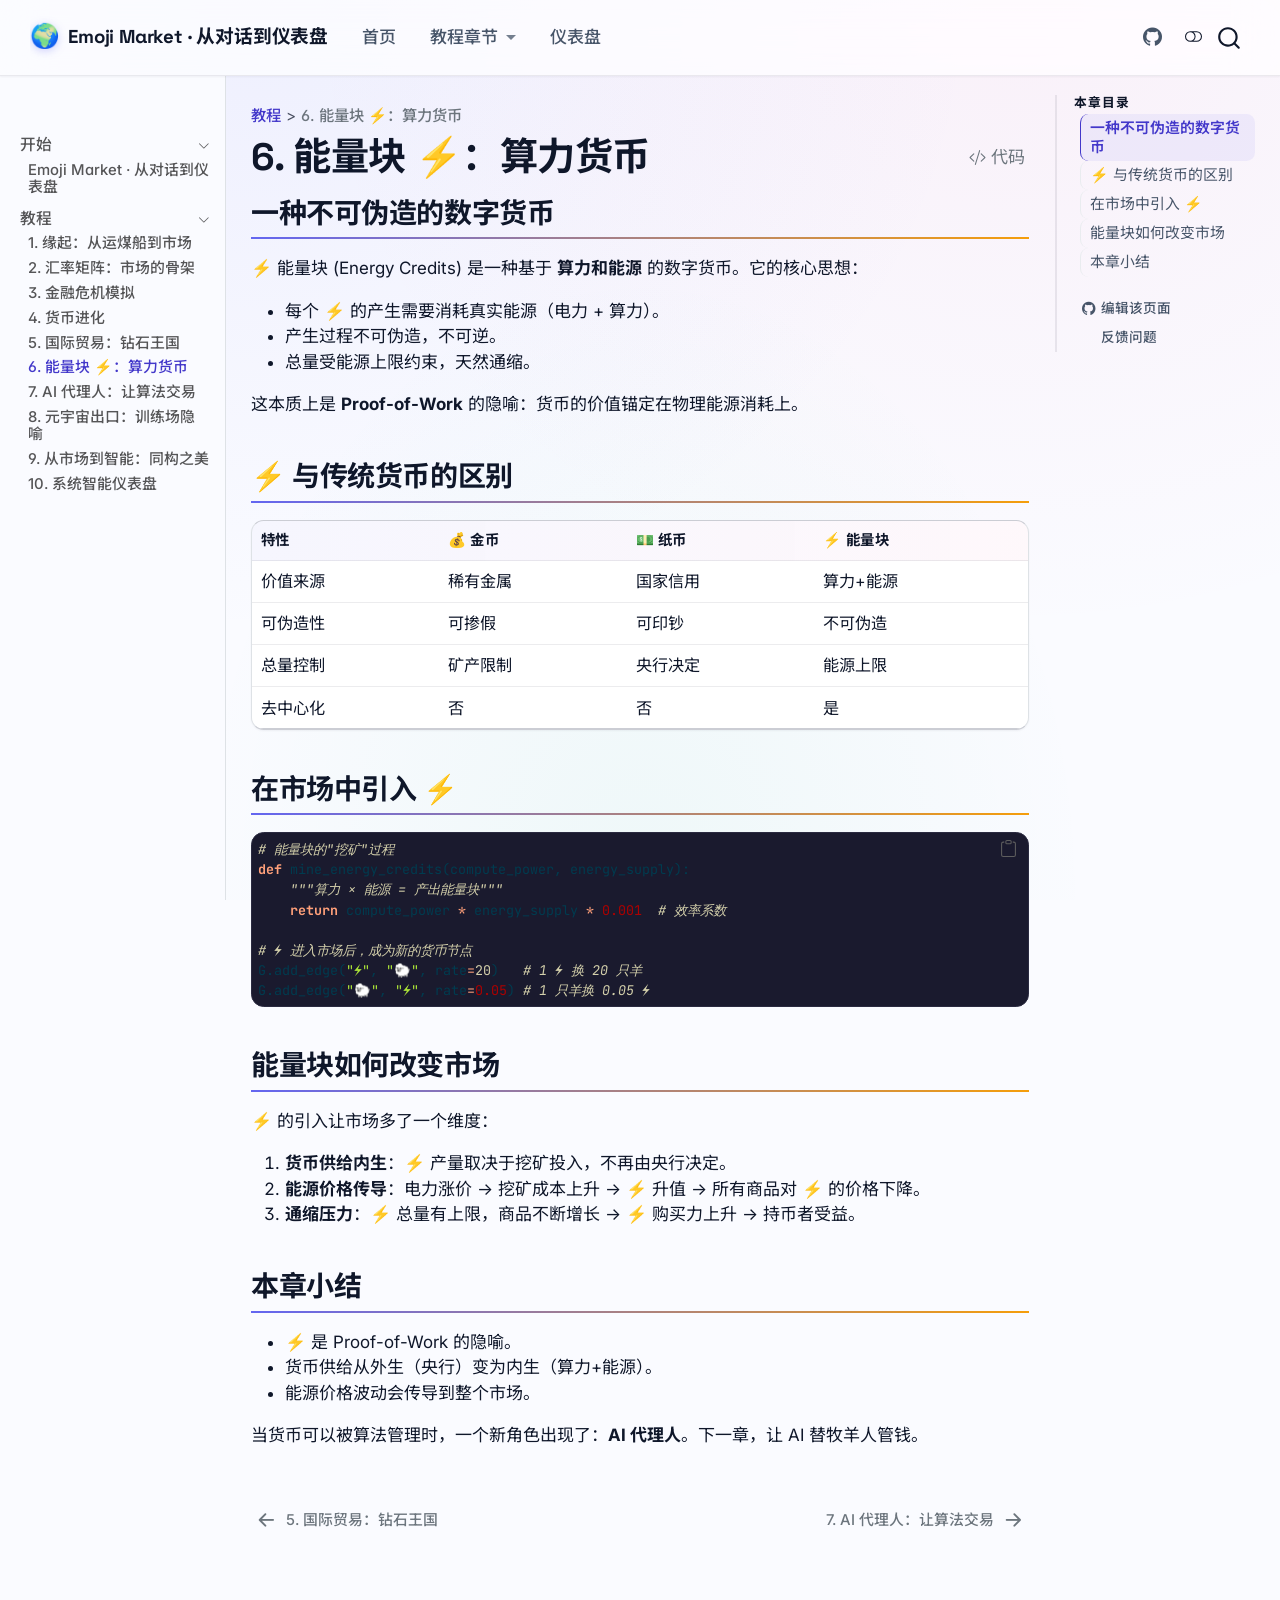
<file: chapters/06-energy-credits.html>
<!DOCTYPE html>
<html xmlns="http://www.w3.org/1999/xhtml" lang="zh-Hans" xml:lang="zh-Hans"><head>

<meta charset="utf-8">
<meta name="generator" content="quarto-1.6.42">

<meta name="viewport" content="width=device-width, initial-scale=1.0, user-scalable=yes">


<title>6. 能量块 ⚡：算力货币 – Emoji Market · 从对话到仪表盘</title>
<style>
code{white-space: pre-wrap;}
span.smallcaps{font-variant: small-caps;}
div.columns{display: flex; gap: min(4vw, 1.5em);}
div.column{flex: auto; overflow-x: auto;}
div.hanging-indent{margin-left: 1.5em; text-indent: -1.5em;}
ul.task-list{list-style: none;}
ul.task-list li input[type="checkbox"] {
  width: 0.8em;
  margin: 0 0.8em 0.2em -1em; /* quarto-specific, see https://github.com/quarto-dev/quarto-cli/issues/4556 */ 
  vertical-align: middle;
}
/* CSS for syntax highlighting */
pre > code.sourceCode { white-space: pre; position: relative; }
pre > code.sourceCode > span { line-height: 1.25; }
pre > code.sourceCode > span:empty { height: 1.2em; }
.sourceCode { overflow: visible; }
code.sourceCode > span { color: inherit; text-decoration: inherit; }
div.sourceCode { margin: 1em 0; }
pre.sourceCode { margin: 0; }
@media screen {
div.sourceCode { overflow: auto; }
}
@media print {
pre > code.sourceCode { white-space: pre-wrap; }
pre > code.sourceCode > span { display: inline-block; text-indent: -5em; padding-left: 5em; }
}
pre.numberSource code
  { counter-reset: source-line 0; }
pre.numberSource code > span
  { position: relative; left: -4em; counter-increment: source-line; }
pre.numberSource code > span > a:first-child::before
  { content: counter(source-line);
    position: relative; left: -1em; text-align: right; vertical-align: baseline;
    border: none; display: inline-block;
    -webkit-touch-callout: none; -webkit-user-select: none;
    -khtml-user-select: none; -moz-user-select: none;
    -ms-user-select: none; user-select: none;
    padding: 0 4px; width: 4em;
  }
pre.numberSource { margin-left: 3em;  padding-left: 4px; }
div.sourceCode
  {   }
@media screen {
pre > code.sourceCode > span > a:first-child::before { text-decoration: underline; }
}
</style>


<script src="../site_libs/quarto-nav/quarto-nav.js"></script>
<script src="../site_libs/quarto-nav/headroom.min.js"></script>
<script src="../site_libs/clipboard/clipboard.min.js"></script>
<script src="../site_libs/quarto-search/autocomplete.umd.js"></script>
<script src="../site_libs/quarto-search/fuse.min.js"></script>
<script src="../site_libs/quarto-search/quarto-search.js"></script>
<meta name="quarto:offset" content="../">
<link href="../chapters/07-ai-agents.html" rel="next">
<link href="../chapters/05-international-trade.html" rel="prev">
<link href="../images/favicon.svg" rel="icon" type="image/svg+xml">
<script src="../site_libs/quarto-html/quarto.js"></script>
<script src="../site_libs/quarto-html/popper.min.js"></script>
<script src="../site_libs/quarto-html/tippy.umd.min.js"></script>
<script src="../site_libs/quarto-html/anchor.min.js"></script>
<link href="../site_libs/quarto-html/tippy.css" rel="stylesheet">
<link href="../site_libs/quarto-html/quarto-syntax-highlighting-2b0fcf694e104dbf30f8395c5f3bbea7.css" rel="stylesheet" class="quarto-color-scheme" id="quarto-text-highlighting-styles">
<link href="../site_libs/quarto-html/quarto-syntax-highlighting-dark-879cac073113ed3543dd9262c8fcf428.css" rel="prefetch" class="quarto-color-scheme quarto-color-alternate" id="quarto-text-highlighting-styles">
<script src="../site_libs/bootstrap/bootstrap.min.js"></script>
<link href="../site_libs/bootstrap/bootstrap-icons.css" rel="stylesheet">
<link href="../site_libs/bootstrap/bootstrap-e9a3582e0f4f42919d99d09b20586bc8.min.css" rel="stylesheet" append-hash="true" class="quarto-color-scheme" id="quarto-bootstrap" data-mode="light">
<link href="../site_libs/bootstrap/bootstrap-dark-9378a7d74d5ff9108898f0fb82f1ba00.min.css" rel="prefetch" append-hash="true" class="quarto-color-scheme quarto-color-alternate" id="quarto-bootstrap" data-mode="light">
<script id="quarto-search-options" type="application/json">{
  "location": "navbar",
  "copy-button": false,
  "collapse-after": 3,
  "panel-placement": "end",
  "type": "overlay",
  "limit": 50,
  "keyboard-shortcut": [
    "f",
    "/",
    "s"
  ],
  "show-item-context": false,
  "language": {
    "search-no-results-text": "没有结果",
    "search-matching-documents-text": "匹配的文档",
    "search-copy-link-title": "复制搜索链接",
    "search-hide-matches-text": "隐藏其它匹配结果",
    "search-more-match-text": "更多匹配结果",
    "search-more-matches-text": "更多匹配结果",
    "search-clear-button-title": "清除",
    "search-text-placeholder": "",
    "search-detached-cancel-button-title": "取消",
    "search-submit-button-title": "提交",
    "search-label": "搜索"
  }
}</script>
<link rel="preconnect" href="https://fonts.googleapis.com">
<link rel="preconnect" href="https://fonts.gstatic.com" crossorigin="">
<link href="https://fonts.googleapis.com/css2?family=Inter:wght@300;400;500;600;700;800&amp;family=JetBrains+Mono:wght@400;500;700&amp;family=Noto+Sans+SC:wght@400;500;700&amp;family=Noto+Serif+SC:wght@600;700;900&amp;family=Space+Grotesk:wght@400;500;600;700&amp;display=swap" rel="stylesheet">
<link rel="stylesheet" href="https://cdn.jsdelivr.net/npm/bootstrap-icons@1.11.3/font/bootstrap-icons.min.css">


</head>

<body class="nav-sidebar docked nav-fixed">

<div id="quarto-search-results"></div>
  <header id="quarto-header" class="headroom fixed-top">
    <nav class="navbar navbar-expand-lg " data-bs-theme="dark">
      <div class="navbar-container container-fluid">
      <div class="navbar-brand-container mx-auto">
    <a class="navbar-brand" href="../index.html">
    <span class="navbar-title">Emoji Market · 从对话到仪表盘</span>
    </a>
  </div>
            <div id="quarto-search" class="" title="搜索"></div>
          <button class="navbar-toggler" type="button" data-bs-toggle="collapse" data-bs-target="#navbarCollapse" aria-controls="navbarCollapse" role="menu" aria-expanded="false" aria-label="展开或折叠导航栏" onclick="if (window.quartoToggleHeadroom) { window.quartoToggleHeadroom(); }">
  <span class="navbar-toggler-icon"></span>
</button>
          <div class="collapse navbar-collapse" id="navbarCollapse">
            <ul class="navbar-nav navbar-nav-scroll me-auto">
  <li class="nav-item">
    <a class="nav-link active" href="../index.html" aria-current="page"> 
<span class="menu-text">首页</span></a>
  </li>  
  <li class="nav-item dropdown ">
    <a class="nav-link dropdown-toggle" href="#" id="nav-menu-" role="link" data-bs-toggle="dropdown" aria-expanded="false">
 <span class="menu-text">教程章节</span>
    </a>
    <ul class="dropdown-menu" aria-labelledby="nav-menu-">    
        <li>
    <a class="dropdown-item" href="../chapters/01-origin.html">
 <span class="dropdown-text">01 · 缘起</span></a>
  </li>  
        <li>
    <a class="dropdown-item" href="../chapters/02-exchange-matrix.html">
 <span class="dropdown-text">02 · 汇率矩阵</span></a>
  </li>  
        <li>
    <a class="dropdown-item" href="../chapters/03-crisis.html">
 <span class="dropdown-text">03 · 金融危机</span></a>
  </li>  
        <li>
    <a class="dropdown-item" href="../chapters/04-money-evolution.html">
 <span class="dropdown-text">04 · 货币进化</span></a>
  </li>  
        <li>
    <a class="dropdown-item" href="../chapters/05-international-trade.html">
 <span class="dropdown-text">05 · 国际贸易</span></a>
  </li>  
        <li>
    <a class="dropdown-item" href="../chapters/06-energy-credits.html">
 <span class="dropdown-text">06 · 能量块</span></a>
  </li>  
        <li>
    <a class="dropdown-item" href="../chapters/07-ai-agents.html">
 <span class="dropdown-text">07 · AI 代理人</span></a>
  </li>  
        <li>
    <a class="dropdown-item" href="../chapters/08-metaverse.html">
 <span class="dropdown-text">08 · 元宇宙出口</span></a>
  </li>  
        <li>
    <a class="dropdown-item" href="../chapters/09-intelligence.html">
 <span class="dropdown-text">09 · 从市场到智能</span></a>
  </li>  
        <li>
    <a class="dropdown-item" href="../chapters/10-dashboard.html">
 <span class="dropdown-text">10 · 仪表盘</span></a>
  </li>  
    </ul>
  </li>
  <li class="nav-item">
    <a class="nav-link" href="../chapters/10-dashboard.html"> 
<span class="menu-text">仪表盘</span></a>
  </li>  
</ul>
            <ul class="navbar-nav navbar-nav-scroll ms-auto">
  <li class="nav-item compact">
    <a class="nav-link" href="https://github.com/math4mad/Emoji-Market-Tutorial"> <i class="bi bi-github" role="img">
</i> 
<span class="menu-text"></span></a>
  </li>  
</ul>
          </div> <!-- /navcollapse -->
            <div class="quarto-navbar-tools">
  <a href="" class="quarto-color-scheme-toggle quarto-navigation-tool  px-1" onclick="window.quartoToggleColorScheme(); return false;" title="切换深色模式"><i class="bi"></i></a>
</div>
      </div> <!-- /container-fluid -->
    </nav>
  <nav class="quarto-secondary-nav">
    <div class="container-fluid d-flex">
      <button type="button" class="quarto-btn-toggle btn" data-bs-toggle="collapse" role="button" data-bs-target=".quarto-sidebar-collapse-item" aria-controls="quarto-sidebar" aria-expanded="false" aria-label="展开或折叠侧边栏导航" onclick="if (window.quartoToggleHeadroom) { window.quartoToggleHeadroom(); }">
        <i class="bi bi-layout-text-sidebar-reverse"></i>
      </button>
        <nav class="quarto-page-breadcrumbs" aria-label="breadcrumb"><ol class="breadcrumb"><li class="breadcrumb-item"><a href="../chapters/01-origin.html">教程</a></li><li class="breadcrumb-item"><a href="../chapters/06-energy-credits.html">6. 能量块 ⚡：算力货币</a></li></ol></nav>
        <a class="flex-grow-1" role="navigation" data-bs-toggle="collapse" data-bs-target=".quarto-sidebar-collapse-item" aria-controls="quarto-sidebar" aria-expanded="false" aria-label="展开或折叠侧边栏导航" onclick="if (window.quartoToggleHeadroom) { window.quartoToggleHeadroom(); }">      
        </a>
      <button type="button" class="btn quarto-search-button" aria-label="搜索" onclick="window.quartoOpenSearch();">
        <i class="bi bi-search"></i>
      </button>
    </div>
  </nav>
</header>
<!-- content -->
<div id="quarto-content" class="quarto-container page-columns page-rows-contents page-layout-article page-navbar">
<!-- sidebar -->
  <nav id="quarto-sidebar" class="sidebar collapse collapse-horizontal quarto-sidebar-collapse-item sidebar-navigation docked overflow-auto">
        <div class="mt-2 flex-shrink-0 align-items-center">
        <div class="sidebar-search">
        <div id="quarto-search" class="" title="搜索"></div>
        </div>
        </div>
    <div class="sidebar-menu-container"> 
    <ul class="list-unstyled mt-1">
        <li class="sidebar-item sidebar-item-section">
      <div class="sidebar-item-container"> 
            <a class="sidebar-item-text sidebar-link text-start" data-bs-toggle="collapse" data-bs-target="#quarto-sidebar-section-1" role="navigation" aria-expanded="true">
 <span class="menu-text">开始</span></a>
          <a class="sidebar-item-toggle text-start" data-bs-toggle="collapse" data-bs-target="#quarto-sidebar-section-1" role="navigation" aria-expanded="true" aria-label="展开或折叠此栏">
            <i class="bi bi-chevron-right ms-2"></i>
          </a> 
      </div>
      <ul id="quarto-sidebar-section-1" class="collapse list-unstyled sidebar-section depth1 show">  
          <li class="sidebar-item">
  <div class="sidebar-item-container"> 
  <a href="../index.html" class="sidebar-item-text sidebar-link">
 <span class="menu-text">Emoji Market · 从对话到仪表盘</span></a>
  </div>
</li>
      </ul>
  </li>
        <li class="sidebar-item sidebar-item-section">
      <div class="sidebar-item-container"> 
            <a class="sidebar-item-text sidebar-link text-start" data-bs-toggle="collapse" data-bs-target="#quarto-sidebar-section-2" role="navigation" aria-expanded="true">
 <span class="menu-text">教程</span></a>
          <a class="sidebar-item-toggle text-start" data-bs-toggle="collapse" data-bs-target="#quarto-sidebar-section-2" role="navigation" aria-expanded="true" aria-label="展开或折叠此栏">
            <i class="bi bi-chevron-right ms-2"></i>
          </a> 
      </div>
      <ul id="quarto-sidebar-section-2" class="collapse list-unstyled sidebar-section depth1 show">  
          <li class="sidebar-item">
  <div class="sidebar-item-container"> 
  <a href="../chapters/01-origin.html" class="sidebar-item-text sidebar-link">
 <span class="menu-text">1. 缘起：从运煤船到市场</span></a>
  </div>
</li>
          <li class="sidebar-item">
  <div class="sidebar-item-container"> 
  <a href="../chapters/02-exchange-matrix.html" class="sidebar-item-text sidebar-link">
 <span class="menu-text">2. 汇率矩阵：市场的骨架</span></a>
  </div>
</li>
          <li class="sidebar-item">
  <div class="sidebar-item-container"> 
  <a href="../chapters/03-crisis.html" class="sidebar-item-text sidebar-link">
 <span class="menu-text">3. 金融危机模拟</span></a>
  </div>
</li>
          <li class="sidebar-item">
  <div class="sidebar-item-container"> 
  <a href="../chapters/04-money-evolution.html" class="sidebar-item-text sidebar-link">
 <span class="menu-text">4. 货币进化</span></a>
  </div>
</li>
          <li class="sidebar-item">
  <div class="sidebar-item-container"> 
  <a href="../chapters/05-international-trade.html" class="sidebar-item-text sidebar-link">
 <span class="menu-text">5. 国际贸易：钻石王国</span></a>
  </div>
</li>
          <li class="sidebar-item">
  <div class="sidebar-item-container"> 
  <a href="../chapters/06-energy-credits.html" class="sidebar-item-text sidebar-link active">
 <span class="menu-text">6. 能量块 ⚡：算力货币</span></a>
  </div>
</li>
          <li class="sidebar-item">
  <div class="sidebar-item-container"> 
  <a href="../chapters/07-ai-agents.html" class="sidebar-item-text sidebar-link">
 <span class="menu-text">7. AI 代理人：让算法交易</span></a>
  </div>
</li>
          <li class="sidebar-item">
  <div class="sidebar-item-container"> 
  <a href="../chapters/08-metaverse.html" class="sidebar-item-text sidebar-link">
 <span class="menu-text">8. 元宇宙出口：训练场隐喻</span></a>
  </div>
</li>
          <li class="sidebar-item">
  <div class="sidebar-item-container"> 
  <a href="../chapters/09-intelligence.html" class="sidebar-item-text sidebar-link">
 <span class="menu-text">9. 从市场到智能：同构之美</span></a>
  </div>
</li>
          <li class="sidebar-item">
  <div class="sidebar-item-container"> 
  <a href="../chapters/10-dashboard.html" class="sidebar-item-text sidebar-link">
 <span class="menu-text">10. 系统智能仪表盘</span></a>
  </div>
</li>
      </ul>
  </li>
    </ul>
    </div>
</nav>
<div id="quarto-sidebar-glass" class="quarto-sidebar-collapse-item" data-bs-toggle="collapse" data-bs-target=".quarto-sidebar-collapse-item"></div>
<!-- margin-sidebar -->
    <div id="quarto-margin-sidebar" class="sidebar margin-sidebar">
        <nav id="TOC" role="doc-toc" class="toc-active">
    <h2 id="toc-title">本章目录</h2>
   
  <ul>
  <li><a href="#一种不可伪造的数字货币" id="toc-一种不可伪造的数字货币" class="nav-link active" data-scroll-target="#一种不可伪造的数字货币">一种不可伪造的数字货币</a></li>
  <li><a href="#与传统货币的区别" id="toc-与传统货币的区别" class="nav-link" data-scroll-target="#与传统货币的区别">⚡ 与传统货币的区别</a></li>
  <li><a href="#在市场中引入" id="toc-在市场中引入" class="nav-link" data-scroll-target="#在市场中引入">在市场中引入 ⚡</a></li>
  <li><a href="#能量块如何改变市场" id="toc-能量块如何改变市场" class="nav-link" data-scroll-target="#能量块如何改变市场">能量块如何改变市场</a></li>
  <li><a href="#本章小结" id="toc-本章小结" class="nav-link" data-scroll-target="#本章小结">本章小结</a></li>
  </ul>
<div class="toc-actions"><ul><li><a href="https://github.com/math4mad/Emoji-Market-Tutorial/edit/main/chapters/06-energy-credits.qmd" class="toc-action"><i class="bi bi-github"></i>编辑该页面</a></li><li><a href="https://github.com/math4mad/Emoji-Market-Tutorial/issues/new" class="toc-action"><i class="bi empty"></i>反馈问题</a></li></ul></div></nav>
    </div>
<!-- main -->
<main class="content" id="quarto-document-content">

<header id="title-block-header" class="quarto-title-block default"><nav class="quarto-page-breadcrumbs quarto-title-breadcrumbs d-none d-lg-block" aria-label="breadcrumb"><ol class="breadcrumb"><li class="breadcrumb-item"><a href="../chapters/01-origin.html">教程</a></li><li class="breadcrumb-item"><a href="../chapters/06-energy-credits.html">6. 能量块 ⚡：算力货币</a></li></ol></nav>
<div class="quarto-title">
<div class="quarto-title-block"><div><h1 class="title">6. 能量块 ⚡：算力货币</h1><button type="button" class="btn code-tools-button" id="quarto-code-tools-source"><i class="bi"></i> 代码</button></div></div>
</div>



<div class="quarto-title-meta">

    
  
    
  </div>
  


</header>


<section id="一种不可伪造的数字货币" class="level2">
<h2 class="anchored" data-anchor-id="一种不可伪造的数字货币">一种不可伪造的数字货币</h2>
<p>⚡ 能量块 (Energy Credits) 是一种基于 <strong>算力和能源</strong> 的数字货币。它的核心思想：</p>
<ul>
<li>每个 ⚡ 的产生需要消耗真实能源（电力 + 算力）。</li>
<li>产生过程不可伪造，不可逆。</li>
<li>总量受能源上限约束，天然通缩。</li>
</ul>
<p>这本质上是 <strong>Proof-of-Work</strong> 的隐喻：货币的价值锚定在物理能源消耗上。</p>
</section>
<section id="与传统货币的区别" class="level2">
<h2 class="anchored" data-anchor-id="与传统货币的区别">⚡ 与传统货币的区别</h2>
<table class="caption-top table">
<thead>
<tr class="header">
<th>特性</th>
<th>💰 金币</th>
<th>💵 纸币</th>
<th>⚡ 能量块</th>
</tr>
</thead>
<tbody>
<tr class="odd">
<td>价值来源</td>
<td>稀有金属</td>
<td>国家信用</td>
<td>算力+能源</td>
</tr>
<tr class="even">
<td>可伪造性</td>
<td>可掺假</td>
<td>可印钞</td>
<td>不可伪造</td>
</tr>
<tr class="odd">
<td>总量控制</td>
<td>矿产限制</td>
<td>央行决定</td>
<td>能源上限</td>
</tr>
<tr class="even">
<td>去中心化</td>
<td>否</td>
<td>否</td>
<td>是</td>
</tr>
</tbody>
</table>
</section>
<section id="在市场中引入" class="level2">
<h2 class="anchored" data-anchor-id="在市场中引入">在市场中引入 ⚡</h2>
<div class="sourceCode" id="cb1"><pre class="sourceCode python code-with-copy"><code class="sourceCode python"><span id="cb1-1"><a href="#cb1-1" aria-hidden="true" tabindex="-1"></a><span class="co"># 能量块的"挖矿"过程</span></span>
<span id="cb1-2"><a href="#cb1-2" aria-hidden="true" tabindex="-1"></a><span class="kw">def</span> mine_energy_credits(compute_power, energy_supply):</span>
<span id="cb1-3"><a href="#cb1-3" aria-hidden="true" tabindex="-1"></a>    <span class="co">"""算力 × 能源 = 产出能量块"""</span></span>
<span id="cb1-4"><a href="#cb1-4" aria-hidden="true" tabindex="-1"></a>    <span class="cf">return</span> compute_power <span class="op">*</span> energy_supply <span class="op">*</span> <span class="fl">0.001</span>  <span class="co"># 效率系数</span></span>
<span id="cb1-5"><a href="#cb1-5" aria-hidden="true" tabindex="-1"></a></span>
<span id="cb1-6"><a href="#cb1-6" aria-hidden="true" tabindex="-1"></a><span class="co"># ⚡ 进入市场后，成为新的货币节点</span></span>
<span id="cb1-7"><a href="#cb1-7" aria-hidden="true" tabindex="-1"></a>G.add_edge(<span class="st">"⚡"</span>, <span class="st">"🐑"</span>, rate<span class="op">=</span><span class="dv">20</span>)   <span class="co"># 1 ⚡ 换 20 只羊</span></span>
<span id="cb1-8"><a href="#cb1-8" aria-hidden="true" tabindex="-1"></a>G.add_edge(<span class="st">"🐑"</span>, <span class="st">"⚡"</span>, rate<span class="op">=</span><span class="fl">0.05</span>) <span class="co"># 1 只羊换 0.05 ⚡</span></span></code><button title="复制到剪贴板" class="code-copy-button"><i class="bi"></i></button></pre></div>
</section>
<section id="能量块如何改变市场" class="level2">
<h2 class="anchored" data-anchor-id="能量块如何改变市场">能量块如何改变市场</h2>
<p>⚡ 的引入让市场多了一个维度：</p>
<ol type="1">
<li><strong>货币供给内生</strong>：⚡ 产量取决于挖矿投入，不再由央行决定。</li>
<li><strong>能源价格传导</strong>：电力涨价 → 挖矿成本上升 → ⚡ 升值 → 所有商品对 ⚡ 的价格下降。</li>
<li><strong>通缩压力</strong>：⚡ 总量有上限，商品不断增长 → ⚡ 购买力上升 → 持币者受益。</li>
</ol>
</section>
<section id="本章小结" class="level2">
<h2 class="anchored" data-anchor-id="本章小结">本章小结</h2>
<ul>
<li>⚡ 是 Proof-of-Work 的隐喻。</li>
<li>货币供给从外生（央行）变为内生（算力+能源）。</li>
<li>能源价格波动会传导到整个市场。</li>
</ul>
<p>当货币可以被算法管理时，一个新角色出现了：<strong>AI 代理人</strong>。下一章，让 AI 替牧羊人管钱。</p>


<!-- -->

</section>

<a onclick="window.scrollTo(0, 0); return false;" role="button" id="quarto-back-to-top"><i class="bi bi-arrow-up"></i> 回到顶部</a></main> <!-- /main -->
<script id="quarto-html-after-body" type="application/javascript">
window.document.addEventListener("DOMContentLoaded", function (event) {
  const toggleBodyColorMode = (bsSheetEl) => {
    const mode = bsSheetEl.getAttribute("data-mode");
    const bodyEl = window.document.querySelector("body");
    if (mode === "dark") {
      bodyEl.classList.add("quarto-dark");
      bodyEl.classList.remove("quarto-light");
    } else {
      bodyEl.classList.add("quarto-light");
      bodyEl.classList.remove("quarto-dark");
    }
  }
  const toggleBodyColorPrimary = () => {
    const bsSheetEl = window.document.querySelector("link#quarto-bootstrap");
    if (bsSheetEl) {
      toggleBodyColorMode(bsSheetEl);
    }
  }
  toggleBodyColorPrimary();  
  const disableStylesheet = (stylesheets) => {
    for (let i=0; i < stylesheets.length; i++) {
      const stylesheet = stylesheets[i];
      stylesheet.rel = 'prefetch';
    }
  }
  const enableStylesheet = (stylesheets) => {
    for (let i=0; i < stylesheets.length; i++) {
      const stylesheet = stylesheets[i];
      stylesheet.rel = 'stylesheet';
    }
  }
  const manageTransitions = (selector, allowTransitions) => {
    const els = window.document.querySelectorAll(selector);
    for (let i=0; i < els.length; i++) {
      const el = els[i];
      if (allowTransitions) {
        el.classList.remove('notransition');
      } else {
        el.classList.add('notransition');
      }
    }
  }
  const toggleGiscusIfUsed = (isAlternate, darkModeDefault) => {
    const baseTheme = document.querySelector('#giscus-base-theme')?.value ?? 'light';
    const alternateTheme = document.querySelector('#giscus-alt-theme')?.value ?? 'dark';
    let newTheme = '';
    if(darkModeDefault) {
      newTheme = isAlternate ? baseTheme : alternateTheme;
    } else {
      newTheme = isAlternate ? alternateTheme : baseTheme;
    }
    const changeGiscusTheme = () => {
      // From: https://github.com/giscus/giscus/issues/336
      const sendMessage = (message) => {
        const iframe = document.querySelector('iframe.giscus-frame');
        if (!iframe) return;
        iframe.contentWindow.postMessage({ giscus: message }, 'https://giscus.app');
      }
      sendMessage({
        setConfig: {
          theme: newTheme
        }
      });
    }
    const isGiscussLoaded = window.document.querySelector('iframe.giscus-frame') !== null;
    if (isGiscussLoaded) {
      changeGiscusTheme();
    }
  }
  const toggleColorMode = (alternate) => {
    // Switch the stylesheets
    const alternateStylesheets = window.document.querySelectorAll('link.quarto-color-scheme.quarto-color-alternate');
    manageTransitions('#quarto-margin-sidebar .nav-link', false);
    if (alternate) {
      enableStylesheet(alternateStylesheets);
      for (const sheetNode of alternateStylesheets) {
        if (sheetNode.id === "quarto-bootstrap") {
          toggleBodyColorMode(sheetNode);
        }
      }
    } else {
      disableStylesheet(alternateStylesheets);
      toggleBodyColorPrimary();
    }
    manageTransitions('#quarto-margin-sidebar .nav-link', true);
    // Switch the toggles
    const toggles = window.document.querySelectorAll('.quarto-color-scheme-toggle');
    for (let i=0; i < toggles.length; i++) {
      const toggle = toggles[i];
      if (toggle) {
        if (alternate) {
          toggle.classList.add("alternate");     
        } else {
          toggle.classList.remove("alternate");
        }
      }
    }
    // Hack to workaround the fact that safari doesn't
    // properly recolor the scrollbar when toggling (#1455)
    if (navigator.userAgent.indexOf('Safari') > 0 && navigator.userAgent.indexOf('Chrome') == -1) {
      manageTransitions("body", false);
      window.scrollTo(0, 1);
      setTimeout(() => {
        window.scrollTo(0, 0);
        manageTransitions("body", true);
      }, 40);  
    }
  }
  const isFileUrl = () => { 
    return window.location.protocol === 'file:';
  }
  const hasAlternateSentinel = () => {  
    let styleSentinel = getColorSchemeSentinel();
    if (styleSentinel !== null) {
      return styleSentinel === "alternate";
    } else {
      return false;
    }
  }
  const setStyleSentinel = (alternate) => {
    const value = alternate ? "alternate" : "default";
    if (!isFileUrl()) {
      window.localStorage.setItem("quarto-color-scheme", value);
    } else {
      localAlternateSentinel = value;
    }
  }
  const getColorSchemeSentinel = () => {
    if (!isFileUrl()) {
      const storageValue = window.localStorage.getItem("quarto-color-scheme");
      return storageValue != null ? storageValue : localAlternateSentinel;
    } else {
      return localAlternateSentinel;
    }
  }
  const darkModeDefault = false;
  let localAlternateSentinel = darkModeDefault ? 'alternate' : 'default';
  // Dark / light mode switch
  window.quartoToggleColorScheme = () => {
    // Read the current dark / light value 
    let toAlternate = !hasAlternateSentinel();
    toggleColorMode(toAlternate);
    setStyleSentinel(toAlternate);
    toggleGiscusIfUsed(toAlternate, darkModeDefault);
  };
  // Ensure there is a toggle, if there isn't float one in the top right
  if (window.document.querySelector('.quarto-color-scheme-toggle') === null) {
    const a = window.document.createElement('a');
    a.classList.add('top-right');
    a.classList.add('quarto-color-scheme-toggle');
    a.href = "";
    a.onclick = function() { try { window.quartoToggleColorScheme(); } catch {} return false; };
    const i = window.document.createElement("i");
    i.classList.add('bi');
    a.appendChild(i);
    window.document.body.appendChild(a);
  }
  // Switch to dark mode if need be
  if (hasAlternateSentinel()) {
    toggleColorMode(true);
  } else {
    toggleColorMode(false);
  }
  const icon = "";
  const anchorJS = new window.AnchorJS();
  anchorJS.options = {
    placement: 'right',
    icon: icon
  };
  anchorJS.add('.anchored');
  const isCodeAnnotation = (el) => {
    for (const clz of el.classList) {
      if (clz.startsWith('code-annotation-')) {                     
        return true;
      }
    }
    return false;
  }
  const onCopySuccess = function(e) {
    // button target
    const button = e.trigger;
    // don't keep focus
    button.blur();
    // flash "checked"
    button.classList.add('code-copy-button-checked');
    var currentTitle = button.getAttribute("title");
    button.setAttribute("title", "已复制");
    let tooltip;
    if (window.bootstrap) {
      button.setAttribute("data-bs-toggle", "tooltip");
      button.setAttribute("data-bs-placement", "left");
      button.setAttribute("data-bs-title", "已复制");
      tooltip = new bootstrap.Tooltip(button, 
        { trigger: "manual", 
          customClass: "code-copy-button-tooltip",
          offset: [0, -8]});
      tooltip.show();    
    }
    setTimeout(function() {
      if (tooltip) {
        tooltip.hide();
        button.removeAttribute("data-bs-title");
        button.removeAttribute("data-bs-toggle");
        button.removeAttribute("data-bs-placement");
      }
      button.setAttribute("title", currentTitle);
      button.classList.remove('code-copy-button-checked');
    }, 1000);
    // clear code selection
    e.clearSelection();
  }
  const getTextToCopy = function(trigger) {
      const codeEl = trigger.previousElementSibling.cloneNode(true);
      for (const childEl of codeEl.children) {
        if (isCodeAnnotation(childEl)) {
          childEl.remove();
        }
      }
      return codeEl.innerText;
  }
  const clipboard = new window.ClipboardJS('.code-copy-button:not([data-in-quarto-modal])', {
    text: getTextToCopy
  });
  clipboard.on('success', onCopySuccess);
  if (window.document.getElementById('quarto-embedded-source-code-modal')) {
    const clipboardModal = new window.ClipboardJS('.code-copy-button[data-in-quarto-modal]', {
      text: getTextToCopy,
      container: window.document.getElementById('quarto-embedded-source-code-modal')
    });
    clipboardModal.on('success', onCopySuccess);
  }
  const viewSource = window.document.getElementById('quarto-view-source') ||
                     window.document.getElementById('quarto-code-tools-source');
  if (viewSource) {
    const sourceUrl = viewSource.getAttribute("data-quarto-source-url");
    viewSource.addEventListener("click", function(e) {
      if (sourceUrl) {
        // rstudio viewer pane
        if (/\bcapabilities=\b/.test(window.location)) {
          window.open(sourceUrl);
        } else {
          window.location.href = sourceUrl;
        }
      } else {
        const modal = new bootstrap.Modal(document.getElementById('quarto-embedded-source-code-modal'));
        modal.show();
      }
      return false;
    });
  }
  function toggleCodeHandler(show) {
    return function(e) {
      const detailsSrc = window.document.querySelectorAll(".cell > details > .sourceCode");
      for (let i=0; i<detailsSrc.length; i++) {
        const details = detailsSrc[i].parentElement;
        if (show) {
          details.open = true;
        } else {
          details.removeAttribute("open");
        }
      }
      const cellCodeDivs = window.document.querySelectorAll(".cell > .sourceCode");
      const fromCls = show ? "hidden" : "unhidden";
      const toCls = show ? "unhidden" : "hidden";
      for (let i=0; i<cellCodeDivs.length; i++) {
        const codeDiv = cellCodeDivs[i];
        if (codeDiv.classList.contains(fromCls)) {
          codeDiv.classList.remove(fromCls);
          codeDiv.classList.add(toCls);
        } 
      }
      return false;
    }
  }
  const hideAllCode = window.document.getElementById("quarto-hide-all-code");
  if (hideAllCode) {
    hideAllCode.addEventListener("click", toggleCodeHandler(false));
  }
  const showAllCode = window.document.getElementById("quarto-show-all-code");
  if (showAllCode) {
    showAllCode.addEventListener("click", toggleCodeHandler(true));
  }
    var localhostRegex = new RegExp(/^(?:http|https):\/\/localhost\:?[0-9]*\//);
    var mailtoRegex = new RegExp(/^mailto:/);
      var filterRegex = new RegExp("https:\/\/math4mad\.github\.io\/Emoji-Market-Tutorial");
    var isInternal = (href) => {
        return filterRegex.test(href) || localhostRegex.test(href) || mailtoRegex.test(href);
    }
    // Inspect non-navigation links and adorn them if external
 	var links = window.document.querySelectorAll('a[href]:not(.nav-link):not(.navbar-brand):not(.toc-action):not(.sidebar-link):not(.sidebar-item-toggle):not(.pagination-link):not(.no-external):not([aria-hidden]):not(.dropdown-item):not(.quarto-navigation-tool):not(.about-link)');
    for (var i=0; i<links.length; i++) {
      const link = links[i];
      if (!isInternal(link.href)) {
        // undo the damage that might have been done by quarto-nav.js in the case of
        // links that we want to consider external
        if (link.dataset.originalHref !== undefined) {
          link.href = link.dataset.originalHref;
        }
      }
    }
  function tippyHover(el, contentFn, onTriggerFn, onUntriggerFn) {
    const config = {
      allowHTML: true,
      maxWidth: 500,
      delay: 100,
      arrow: false,
      appendTo: function(el) {
          return el.parentElement;
      },
      interactive: true,
      interactiveBorder: 10,
      theme: 'quarto',
      placement: 'bottom-start',
    };
    if (contentFn) {
      config.content = contentFn;
    }
    if (onTriggerFn) {
      config.onTrigger = onTriggerFn;
    }
    if (onUntriggerFn) {
      config.onUntrigger = onUntriggerFn;
    }
    window.tippy(el, config); 
  }
  const noterefs = window.document.querySelectorAll('a[role="doc-noteref"]');
  for (var i=0; i<noterefs.length; i++) {
    const ref = noterefs[i];
    tippyHover(ref, function() {
      // use id or data attribute instead here
      let href = ref.getAttribute('data-footnote-href') || ref.getAttribute('href');
      try { href = new URL(href).hash; } catch {}
      const id = href.replace(/^#\/?/, "");
      const note = window.document.getElementById(id);
      if (note) {
        return note.innerHTML;
      } else {
        return "";
      }
    });
  }
  const xrefs = window.document.querySelectorAll('a.quarto-xref');
  const processXRef = (id, note) => {
    // Strip column container classes
    const stripColumnClz = (el) => {
      el.classList.remove("page-full", "page-columns");
      if (el.children) {
        for (const child of el.children) {
          stripColumnClz(child);
        }
      }
    }
    stripColumnClz(note)
    if (id === null || id.startsWith('sec-')) {
      // Special case sections, only their first couple elements
      const container = document.createElement("div");
      if (note.children && note.children.length > 2) {
        container.appendChild(note.children[0].cloneNode(true));
        for (let i = 1; i < note.children.length; i++) {
          const child = note.children[i];
          if (child.tagName === "P" && child.innerText === "") {
            continue;
          } else {
            container.appendChild(child.cloneNode(true));
            break;
          }
        }
        if (window.Quarto?.typesetMath) {
          window.Quarto.typesetMath(container);
        }
        return container.innerHTML
      } else {
        if (window.Quarto?.typesetMath) {
          window.Quarto.typesetMath(note);
        }
        return note.innerHTML;
      }
    } else {
      // Remove any anchor links if they are present
      const anchorLink = note.querySelector('a.anchorjs-link');
      if (anchorLink) {
        anchorLink.remove();
      }
      if (window.Quarto?.typesetMath) {
        window.Quarto.typesetMath(note);
      }
      if (note.classList.contains("callout")) {
        return note.outerHTML;
      } else {
        return note.innerHTML;
      }
    }
  }
  for (var i=0; i<xrefs.length; i++) {
    const xref = xrefs[i];
    tippyHover(xref, undefined, function(instance) {
      instance.disable();
      let url = xref.getAttribute('href');
      let hash = undefined; 
      if (url.startsWith('#')) {
        hash = url;
      } else {
        try { hash = new URL(url).hash; } catch {}
      }
      if (hash) {
        const id = hash.replace(/^#\/?/, "");
        const note = window.document.getElementById(id);
        if (note !== null) {
          try {
            const html = processXRef(id, note.cloneNode(true));
            instance.setContent(html);
          } finally {
            instance.enable();
            instance.show();
          }
        } else {
          // See if we can fetch this
          fetch(url.split('#')[0])
          .then(res => res.text())
          .then(html => {
            const parser = new DOMParser();
            const htmlDoc = parser.parseFromString(html, "text/html");
            const note = htmlDoc.getElementById(id);
            if (note !== null) {
              const html = processXRef(id, note);
              instance.setContent(html);
            } 
          }).finally(() => {
            instance.enable();
            instance.show();
          });
        }
      } else {
        // See if we can fetch a full url (with no hash to target)
        // This is a special case and we should probably do some content thinning / targeting
        fetch(url)
        .then(res => res.text())
        .then(html => {
          const parser = new DOMParser();
          const htmlDoc = parser.parseFromString(html, "text/html");
          const note = htmlDoc.querySelector('main.content');
          if (note !== null) {
            // This should only happen for chapter cross references
            // (since there is no id in the URL)
            // remove the first header
            if (note.children.length > 0 && note.children[0].tagName === "HEADER") {
              note.children[0].remove();
            }
            const html = processXRef(null, note);
            instance.setContent(html);
          } 
        }).finally(() => {
          instance.enable();
          instance.show();
        });
      }
    }, function(instance) {
    });
  }
      let selectedAnnoteEl;
      const selectorForAnnotation = ( cell, annotation) => {
        let cellAttr = 'data-code-cell="' + cell + '"';
        let lineAttr = 'data-code-annotation="' +  annotation + '"';
        const selector = 'span[' + cellAttr + '][' + lineAttr + ']';
        return selector;
      }
      const selectCodeLines = (annoteEl) => {
        const doc = window.document;
        const targetCell = annoteEl.getAttribute("data-target-cell");
        const targetAnnotation = annoteEl.getAttribute("data-target-annotation");
        const annoteSpan = window.document.querySelector(selectorForAnnotation(targetCell, targetAnnotation));
        const lines = annoteSpan.getAttribute("data-code-lines").split(",");
        const lineIds = lines.map((line) => {
          return targetCell + "-" + line;
        })
        let top = null;
        let height = null;
        let parent = null;
        if (lineIds.length > 0) {
            //compute the position of the single el (top and bottom and make a div)
            const el = window.document.getElementById(lineIds[0]);
            top = el.offsetTop;
            height = el.offsetHeight;
            parent = el.parentElement.parentElement;
          if (lineIds.length > 1) {
            const lastEl = window.document.getElementById(lineIds[lineIds.length - 1]);
            const bottom = lastEl.offsetTop + lastEl.offsetHeight;
            height = bottom - top;
          }
          if (top !== null && height !== null && parent !== null) {
            // cook up a div (if necessary) and position it 
            let div = window.document.getElementById("code-annotation-line-highlight");
            if (div === null) {
              div = window.document.createElement("div");
              div.setAttribute("id", "code-annotation-line-highlight");
              div.style.position = 'absolute';
              parent.appendChild(div);
            }
            div.style.top = top - 2 + "px";
            div.style.height = height + 4 + "px";
            div.style.left = 0;
            let gutterDiv = window.document.getElementById("code-annotation-line-highlight-gutter");
            if (gutterDiv === null) {
              gutterDiv = window.document.createElement("div");
              gutterDiv.setAttribute("id", "code-annotation-line-highlight-gutter");
              gutterDiv.style.position = 'absolute';
              const codeCell = window.document.getElementById(targetCell);
              const gutter = codeCell.querySelector('.code-annotation-gutter');
              gutter.appendChild(gutterDiv);
            }
            gutterDiv.style.top = top - 2 + "px";
            gutterDiv.style.height = height + 4 + "px";
          }
          selectedAnnoteEl = annoteEl;
        }
      };
      const unselectCodeLines = () => {
        const elementsIds = ["code-annotation-line-highlight", "code-annotation-line-highlight-gutter"];
        elementsIds.forEach((elId) => {
          const div = window.document.getElementById(elId);
          if (div) {
            div.remove();
          }
        });
        selectedAnnoteEl = undefined;
      };
        // Handle positioning of the toggle
    window.addEventListener(
      "resize",
      throttle(() => {
        elRect = undefined;
        if (selectedAnnoteEl) {
          selectCodeLines(selectedAnnoteEl);
        }
      }, 10)
    );
    function throttle(fn, ms) {
    let throttle = false;
    let timer;
      return (...args) => {
        if(!throttle) { // first call gets through
            fn.apply(this, args);
            throttle = true;
        } else { // all the others get throttled
            if(timer) clearTimeout(timer); // cancel #2
            timer = setTimeout(() => {
              fn.apply(this, args);
              timer = throttle = false;
            }, ms);
        }
      };
    }
      // Attach click handler to the DT
      const annoteDls = window.document.querySelectorAll('dt[data-target-cell]');
      for (const annoteDlNode of annoteDls) {
        annoteDlNode.addEventListener('click', (event) => {
          const clickedEl = event.target;
          if (clickedEl !== selectedAnnoteEl) {
            unselectCodeLines();
            const activeEl = window.document.querySelector('dt[data-target-cell].code-annotation-active');
            if (activeEl) {
              activeEl.classList.remove('code-annotation-active');
            }
            selectCodeLines(clickedEl);
            clickedEl.classList.add('code-annotation-active');
          } else {
            // Unselect the line
            unselectCodeLines();
            clickedEl.classList.remove('code-annotation-active');
          }
        });
      }
  const findCites = (el) => {
    const parentEl = el.parentElement;
    if (parentEl) {
      const cites = parentEl.dataset.cites;
      if (cites) {
        return {
          el,
          cites: cites.split(' ')
        };
      } else {
        return findCites(el.parentElement)
      }
    } else {
      return undefined;
    }
  };
  var bibliorefs = window.document.querySelectorAll('a[role="doc-biblioref"]');
  for (var i=0; i<bibliorefs.length; i++) {
    const ref = bibliorefs[i];
    const citeInfo = findCites(ref);
    if (citeInfo) {
      tippyHover(citeInfo.el, function() {
        var popup = window.document.createElement('div');
        citeInfo.cites.forEach(function(cite) {
          var citeDiv = window.document.createElement('div');
          citeDiv.classList.add('hanging-indent');
          citeDiv.classList.add('csl-entry');
          var biblioDiv = window.document.getElementById('ref-' + cite);
          if (biblioDiv) {
            citeDiv.innerHTML = biblioDiv.innerHTML;
          }
          popup.appendChild(citeDiv);
        });
        return popup.innerHTML;
      });
    }
  }
});
</script>
<nav class="page-navigation">
  <div class="nav-page nav-page-previous">
      <a href="../chapters/05-international-trade.html" class="pagination-link" aria-label="5. 国际贸易：钻石王国">
        <i class="bi bi-arrow-left-short"></i> <span class="nav-page-text">5. 国际贸易：钻石王国</span>
      </a>          
  </div>
  <div class="nav-page nav-page-next">
      <a href="../chapters/07-ai-agents.html" class="pagination-link" aria-label="7. AI 代理人：让算法交易">
        <span class="nav-page-text">7. AI 代理人：让算法交易</span> <i class="bi bi-arrow-right-short"></i>
      </a>
  </div>
</nav><div class="modal fade" id="quarto-embedded-source-code-modal" tabindex="-1" aria-labelledby="quarto-embedded-source-code-modal-label" aria-hidden="true"><div class="modal-dialog modal-dialog-scrollable"><div class="modal-content"><div class="modal-header"><h5 class="modal-title" id="quarto-embedded-source-code-modal-label">源代码</h5><button class="btn-close" data-bs-dismiss="modal"></button></div><div class="modal-body"><div class="">
<div class="sourceCode" id="cb2" data-shortcodes="false"><pre class="sourceCode markdown code-with-copy"><code class="sourceCode markdown"><span id="cb2-1"><a href="#cb2-1" aria-hidden="true" tabindex="-1"></a><span class="co">---</span></span>
<span id="cb2-2"><a href="#cb2-2" aria-hidden="true" tabindex="-1"></a><span class="an">title:</span><span class="co"> "6. 能量块 ⚡：算力货币"</span></span>
<span id="cb2-3"><a href="#cb2-3" aria-hidden="true" tabindex="-1"></a><span class="co">---</span></span>
<span id="cb2-4"><a href="#cb2-4" aria-hidden="true" tabindex="-1"></a></span>
<span id="cb2-5"><a href="#cb2-5" aria-hidden="true" tabindex="-1"></a><span class="fu">## 一种不可伪造的数字货币</span></span>
<span id="cb2-6"><a href="#cb2-6" aria-hidden="true" tabindex="-1"></a></span>
<span id="cb2-7"><a href="#cb2-7" aria-hidden="true" tabindex="-1"></a>⚡ 能量块 (Energy Credits) 是一种基于 **算力和能源** 的数字货币。它的核心思想：</span>
<span id="cb2-8"><a href="#cb2-8" aria-hidden="true" tabindex="-1"></a></span>
<span id="cb2-9"><a href="#cb2-9" aria-hidden="true" tabindex="-1"></a><span class="ss">- </span>每个 ⚡ 的产生需要消耗真实能源（电力 + 算力）。</span>
<span id="cb2-10"><a href="#cb2-10" aria-hidden="true" tabindex="-1"></a><span class="ss">- </span>产生过程不可伪造，不可逆。</span>
<span id="cb2-11"><a href="#cb2-11" aria-hidden="true" tabindex="-1"></a><span class="ss">- </span>总量受能源上限约束，天然通缩。</span>
<span id="cb2-12"><a href="#cb2-12" aria-hidden="true" tabindex="-1"></a></span>
<span id="cb2-13"><a href="#cb2-13" aria-hidden="true" tabindex="-1"></a>这本质上是 **Proof-of-Work** 的隐喻：货币的价值锚定在物理能源消耗上。</span>
<span id="cb2-14"><a href="#cb2-14" aria-hidden="true" tabindex="-1"></a></span>
<span id="cb2-15"><a href="#cb2-15" aria-hidden="true" tabindex="-1"></a><span class="fu">## ⚡ 与传统货币的区别</span></span>
<span id="cb2-16"><a href="#cb2-16" aria-hidden="true" tabindex="-1"></a></span>
<span id="cb2-17"><a href="#cb2-17" aria-hidden="true" tabindex="-1"></a>| 特性 | 💰 金币 | 💵 纸币 | ⚡ 能量块 |</span>
<span id="cb2-18"><a href="#cb2-18" aria-hidden="true" tabindex="-1"></a>|---|---|---|---|</span>
<span id="cb2-19"><a href="#cb2-19" aria-hidden="true" tabindex="-1"></a>| 价值来源 | 稀有金属 | 国家信用 | 算力+能源 |</span>
<span id="cb2-20"><a href="#cb2-20" aria-hidden="true" tabindex="-1"></a>| 可伪造性 | 可掺假 | 可印钞 | 不可伪造 |</span>
<span id="cb2-21"><a href="#cb2-21" aria-hidden="true" tabindex="-1"></a>| 总量控制 | 矿产限制 | 央行决定 | 能源上限 |</span>
<span id="cb2-22"><a href="#cb2-22" aria-hidden="true" tabindex="-1"></a>| 去中心化 | 否 | 否 | 是 |</span>
<span id="cb2-23"><a href="#cb2-23" aria-hidden="true" tabindex="-1"></a></span>
<span id="cb2-24"><a href="#cb2-24" aria-hidden="true" tabindex="-1"></a><span class="fu">## 在市场中引入 ⚡</span></span>
<span id="cb2-25"><a href="#cb2-25" aria-hidden="true" tabindex="-1"></a></span>
<span id="cb2-26"><a href="#cb2-26" aria-hidden="true" tabindex="-1"></a><span class="in">```python</span></span>
<span id="cb2-27"><a href="#cb2-27" aria-hidden="true" tabindex="-1"></a><span class="co"># 能量块的"挖矿"过程</span></span>
<span id="cb2-28"><a href="#cb2-28" aria-hidden="true" tabindex="-1"></a><span class="kw">def</span> mine_energy_credits(compute_power, energy_supply):</span>
<span id="cb2-29"><a href="#cb2-29" aria-hidden="true" tabindex="-1"></a>    <span class="co">"""算力 × 能源 = 产出能量块"""</span></span>
<span id="cb2-30"><a href="#cb2-30" aria-hidden="true" tabindex="-1"></a>    <span class="cf">return</span> compute_power <span class="op">*</span> energy_supply <span class="op">*</span> <span class="fl">0.001</span>  <span class="co"># 效率系数</span></span>
<span id="cb2-31"><a href="#cb2-31" aria-hidden="true" tabindex="-1"></a></span>
<span id="cb2-32"><a href="#cb2-32" aria-hidden="true" tabindex="-1"></a><span class="co"># ⚡ 进入市场后，成为新的货币节点</span></span>
<span id="cb2-33"><a href="#cb2-33" aria-hidden="true" tabindex="-1"></a>G.add_edge(<span class="st">"⚡"</span>, <span class="st">"🐑"</span>, rate<span class="op">=</span><span class="dv">20</span>)   <span class="co"># 1 ⚡ 换 20 只羊</span></span>
<span id="cb2-34"><a href="#cb2-34" aria-hidden="true" tabindex="-1"></a>G.add_edge(<span class="st">"🐑"</span>, <span class="st">"⚡"</span>, rate<span class="op">=</span><span class="fl">0.05</span>) <span class="co"># 1 只羊换 0.05 ⚡</span></span>
<span id="cb2-35"><a href="#cb2-35" aria-hidden="true" tabindex="-1"></a><span class="in">```</span></span>
<span id="cb2-36"><a href="#cb2-36" aria-hidden="true" tabindex="-1"></a></span>
<span id="cb2-37"><a href="#cb2-37" aria-hidden="true" tabindex="-1"></a><span class="fu">## 能量块如何改变市场</span></span>
<span id="cb2-38"><a href="#cb2-38" aria-hidden="true" tabindex="-1"></a></span>
<span id="cb2-39"><a href="#cb2-39" aria-hidden="true" tabindex="-1"></a>⚡ 的引入让市场多了一个维度：</span>
<span id="cb2-40"><a href="#cb2-40" aria-hidden="true" tabindex="-1"></a></span>
<span id="cb2-41"><a href="#cb2-41" aria-hidden="true" tabindex="-1"></a><span class="ss">1. </span>**货币供给内生**：⚡ 产量取决于挖矿投入，不再由央行决定。</span>
<span id="cb2-42"><a href="#cb2-42" aria-hidden="true" tabindex="-1"></a><span class="ss">2. </span>**能源价格传导**：电力涨价 → 挖矿成本上升 → ⚡ 升值 → 所有商品对 ⚡ 的价格下降。</span>
<span id="cb2-43"><a href="#cb2-43" aria-hidden="true" tabindex="-1"></a><span class="ss">3. </span>**通缩压力**：⚡ 总量有上限，商品不断增长 → ⚡ 购买力上升 → 持币者受益。</span>
<span id="cb2-44"><a href="#cb2-44" aria-hidden="true" tabindex="-1"></a></span>
<span id="cb2-45"><a href="#cb2-45" aria-hidden="true" tabindex="-1"></a><span class="fu">## 本章小结</span></span>
<span id="cb2-46"><a href="#cb2-46" aria-hidden="true" tabindex="-1"></a></span>
<span id="cb2-47"><a href="#cb2-47" aria-hidden="true" tabindex="-1"></a><span class="ss">- </span>⚡ 是 Proof-of-Work 的隐喻。</span>
<span id="cb2-48"><a href="#cb2-48" aria-hidden="true" tabindex="-1"></a><span class="ss">- </span>货币供给从外生（央行）变为内生（算力+能源）。</span>
<span id="cb2-49"><a href="#cb2-49" aria-hidden="true" tabindex="-1"></a><span class="ss">- </span>能源价格波动会传导到整个市场。</span>
<span id="cb2-50"><a href="#cb2-50" aria-hidden="true" tabindex="-1"></a></span>
<span id="cb2-51"><a href="#cb2-51" aria-hidden="true" tabindex="-1"></a>当货币可以被算法管理时，一个新角色出现了：**AI 代理人**。下一章，让 AI 替牧羊人管钱。</span></code><button title="复制到剪贴板" class="code-copy-button" data-in-quarto-modal=""><i class="bi"></i></button></pre></div>
</div></div></div></div></div>
</div> <!-- /content -->
<footer class="footer"><div class="nav-footer"><div class="nav-footer-center"><div class="toc-actions d-sm-block d-md-none"><ul><li><a href="https://github.com/math4mad/Emoji-Market-Tutorial/edit/main/chapters/06-energy-credits.qmd" class="toc-action"><i class="bi bi-github"></i>编辑该页面</a></li><li><a href="https://github.com/math4mad/Emoji-Market-Tutorial/issues/new" class="toc-action"><i class="bi empty"></i>反馈问题</a></li></ul></div></div></div></footer><script>
document.addEventListener("DOMContentLoaded", () => {
  // Reading progress bar
  const bar = document.createElement("div");
  bar.className = "reading-progress";
  document.body.prepend(bar);
  window.addEventListener("scroll", () => {
    const h = document.documentElement;
    const pct = (h.scrollTop / (h.scrollHeight - h.clientHeight)) * 100;
    bar.style.width = pct + "%";
  });

  // Add copy-to-clipboard feedback
  document.querySelectorAll('button.copy-code').forEach(btn => {
    btn.addEventListener('click', () => {
      btn.textContent = '已复制 ✓';
      setTimeout(() => { btn.textContent = 'Copy'; }, 1500);
    });
  });
});
</script>




</body></html>
</file>
<file: site_libs/quarto-html/tippy.css>
.tippy-box[data-animation=fade][data-state=hidden]{opacity:0}[data-tippy-root]{max-width:calc(100vw - 10px)}.tippy-box{position:relative;background-color:#333;color:#fff;border-radius:4px;font-size:14px;line-height:1.4;white-space:normal;outline:0;transition-property:transform,visibility,opacity}.tippy-box[data-placement^=top]>.tippy-arrow{bottom:0}.tippy-box[data-placement^=top]>.tippy-arrow:before{bottom:-7px;left:0;border-width:8px 8px 0;border-top-color:initial;transform-origin:center top}.tippy-box[data-placement^=bottom]>.tippy-arrow{top:0}.tippy-box[data-placement^=bottom]>.tippy-arrow:before{top:-7px;left:0;border-width:0 8px 8px;border-bottom-color:initial;transform-origin:center bottom}.tippy-box[data-placement^=left]>.tippy-arrow{right:0}.tippy-box[data-placement^=left]>.tippy-arrow:before{border-width:8px 0 8px 8px;border-left-color:initial;right:-7px;transform-origin:center left}.tippy-box[data-placement^=right]>.tippy-arrow{left:0}.tippy-box[data-placement^=right]>.tippy-arrow:before{left:-7px;border-width:8px 8px 8px 0;border-right-color:initial;transform-origin:center right}.tippy-box[data-inertia][data-state=visible]{transition-timing-function:cubic-bezier(.54,1.5,.38,1.11)}.tippy-arrow{width:16px;height:16px;color:#333}.tippy-arrow:before{content:"";position:absolute;border-color:transparent;border-style:solid}.tippy-content{position:relative;padding:5px 9px;z-index:1}
</file>
<file: site_libs/quarto-html/quarto-syntax-highlighting-2b0fcf694e104dbf30f8395c5f3bbea7.css>
/* quarto syntax highlight colors */
:root {
  --quarto-hl-ot-color: #003B4F;
  --quarto-hl-at-color: #657422;
  --quarto-hl-ss-color: #20794D;
  --quarto-hl-an-color: #5E5E5E;
  --quarto-hl-fu-color: #4758AB;
  --quarto-hl-st-color: #20794D;
  --quarto-hl-cf-color: #003B4F;
  --quarto-hl-op-color: #5E5E5E;
  --quarto-hl-er-color: #AD0000;
  --quarto-hl-bn-color: #AD0000;
  --quarto-hl-al-color: #AD0000;
  --quarto-hl-va-color: #111111;
  --quarto-hl-bu-color: inherit;
  --quarto-hl-ex-color: inherit;
  --quarto-hl-pp-color: #AD0000;
  --quarto-hl-in-color: #5E5E5E;
  --quarto-hl-vs-color: #20794D;
  --quarto-hl-wa-color: #5E5E5E;
  --quarto-hl-do-color: #5E5E5E;
  --quarto-hl-im-color: #00769E;
  --quarto-hl-ch-color: #20794D;
  --quarto-hl-dt-color: #AD0000;
  --quarto-hl-fl-color: #AD0000;
  --quarto-hl-co-color: #5E5E5E;
  --quarto-hl-cv-color: #5E5E5E;
  --quarto-hl-cn-color: #8f5902;
  --quarto-hl-sc-color: #5E5E5E;
  --quarto-hl-dv-color: #AD0000;
  --quarto-hl-kw-color: #003B4F;
}

/* other quarto variables */
:root {
  --quarto-font-monospace: "JetBrains Mono", "SFMono-Regular", Consolas, monospace;
}

pre > code.sourceCode > span {
  color: #003B4F;
}

code span {
  color: #003B4F;
}

code.sourceCode > span {
  color: #003B4F;
}

div.sourceCode,
div.sourceCode pre.sourceCode {
  color: #003B4F;
}

code span.ot {
  color: #003B4F;
  font-style: inherit;
}

code span.at {
  color: #657422;
  font-style: inherit;
}

code span.ss {
  color: #20794D;
  font-style: inherit;
}

code span.an {
  color: #5E5E5E;
  font-style: inherit;
}

code span.fu {
  color: #4758AB;
  font-style: inherit;
}

code span.st {
  color: #20794D;
  font-style: inherit;
}

code span.cf {
  color: #003B4F;
  font-weight: bold;
  font-style: inherit;
}

code span.op {
  color: #5E5E5E;
  font-style: inherit;
}

code span.er {
  color: #AD0000;
  font-style: inherit;
}

code span.bn {
  color: #AD0000;
  font-style: inherit;
}

code span.al {
  color: #AD0000;
  font-style: inherit;
}

code span.va {
  color: #111111;
  font-style: inherit;
}

code span.bu {
  font-style: inherit;
}

code span.ex {
  font-style: inherit;
}

code span.pp {
  color: #AD0000;
  font-style: inherit;
}

code span.in {
  color: #5E5E5E;
  font-style: inherit;
}

code span.vs {
  color: #20794D;
  font-style: inherit;
}

code span.wa {
  color: #5E5E5E;
  font-style: italic;
}

code span.do {
  color: #5E5E5E;
  font-style: italic;
}

code span.im {
  color: #00769E;
  font-style: inherit;
}

code span.ch {
  color: #20794D;
  font-style: inherit;
}

code span.dt {
  color: #AD0000;
  font-style: inherit;
}

code span.fl {
  color: #AD0000;
  font-style: inherit;
}

code span.co {
  color: #5E5E5E;
  font-style: inherit;
}

code span.cv {
  color: #5E5E5E;
  font-style: italic;
}

code span.cn {
  color: #8f5902;
  font-style: inherit;
}

code span.sc {
  color: #5E5E5E;
  font-style: inherit;
}

code span.dv {
  color: #AD0000;
  font-style: inherit;
}

code span.kw {
  color: #003B4F;
  font-weight: bold;
  font-style: inherit;
}

.prevent-inlining {
  content: "</";
}

/*# sourceMappingURL=339a0c674c50a0b6842afc3c2f1bf24b.css.map */
</file>
<file: site_libs/quarto-html/quarto-syntax-highlighting-dark-879cac073113ed3543dd9262c8fcf428.css>
/* quarto syntax highlight colors */
:root {
  --quarto-hl-al-color: #f07178;
  --quarto-hl-an-color: #d4d0ab;
  --quarto-hl-at-color: #00e0e0;
  --quarto-hl-bn-color: #d4d0ab;
  --quarto-hl-bu-color: #abe338;
  --quarto-hl-ch-color: #abe338;
  --quarto-hl-co-color: #f8f8f2;
  --quarto-hl-cv-color: #ffd700;
  --quarto-hl-cn-color: #ffd700;
  --quarto-hl-cf-color: #ffa07a;
  --quarto-hl-dt-color: #ffa07a;
  --quarto-hl-dv-color: #d4d0ab;
  --quarto-hl-do-color: #f8f8f2;
  --quarto-hl-er-color: #f07178;
  --quarto-hl-ex-color: #00e0e0;
  --quarto-hl-fl-color: #d4d0ab;
  --quarto-hl-fu-color: #ffa07a;
  --quarto-hl-im-color: #abe338;
  --quarto-hl-in-color: #d4d0ab;
  --quarto-hl-kw-color: #ffa07a;
  --quarto-hl-op-color: #ffa07a;
  --quarto-hl-ot-color: #00e0e0;
  --quarto-hl-pp-color: #dcc6e0;
  --quarto-hl-re-color: #00e0e0;
  --quarto-hl-sc-color: #abe338;
  --quarto-hl-ss-color: #abe338;
  --quarto-hl-st-color: #abe338;
  --quarto-hl-va-color: #00e0e0;
  --quarto-hl-vs-color: #abe338;
  --quarto-hl-wa-color: #dcc6e0;
}

/* other quarto variables */
:root {
  --quarto-font-monospace: "JetBrains Mono", "SFMono-Regular", Consolas, monospace;
}

code span.al {
  background-color: #2a0f15;
  font-weight: bold;
  color: #f07178;
}

code span.an {
  color: #d4d0ab;
}

code span.at {
  color: #00e0e0;
}

code span.bn {
  color: #d4d0ab;
}

code span.bu {
  color: #abe338;
}

code span.ch {
  color: #abe338;
}

code span.co {
  font-style: italic;
  color: #f8f8f2;
}

code span.cv {
  color: #ffd700;
}

code span.cn {
  color: #ffd700;
}

code span.cf {
  font-weight: bold;
  color: #ffa07a;
}

code span.dt {
  color: #ffa07a;
}

code span.dv {
  color: #d4d0ab;
}

code span.do {
  color: #f8f8f2;
}

code span.er {
  color: #f07178;
  text-decoration: underline;
}

code span.ex {
  font-weight: bold;
  color: #00e0e0;
}

code span.fl {
  color: #d4d0ab;
}

code span.fu {
  color: #ffa07a;
}

code span.im {
  color: #abe338;
}

code span.in {
  color: #d4d0ab;
}

code span.kw {
  font-weight: bold;
  color: #ffa07a;
}

pre > code.sourceCode > span {
  color: #f8f8f2;
}

code span {
  color: #f8f8f2;
}

code.sourceCode > span {
  color: #f8f8f2;
}

div.sourceCode,
div.sourceCode pre.sourceCode {
  color: #f8f8f2;
}

code span.op {
  color: #ffa07a;
}

code span.ot {
  color: #00e0e0;
}

code span.pp {
  color: #dcc6e0;
}

code span.re {
  background-color: #f8f8f2;
  color: #00e0e0;
}

code span.sc {
  color: #abe338;
}

code span.ss {
  color: #abe338;
}

code span.st {
  color: #abe338;
}

code span.va {
  color: #00e0e0;
}

code span.vs {
  color: #abe338;
}

code span.wa {
  color: #dcc6e0;
}

.prevent-inlining {
  content: "</";
}

/*# sourceMappingURL=df05abbaebd4c3b41ce6bab4a3fbca6b.css.map */
</file>
